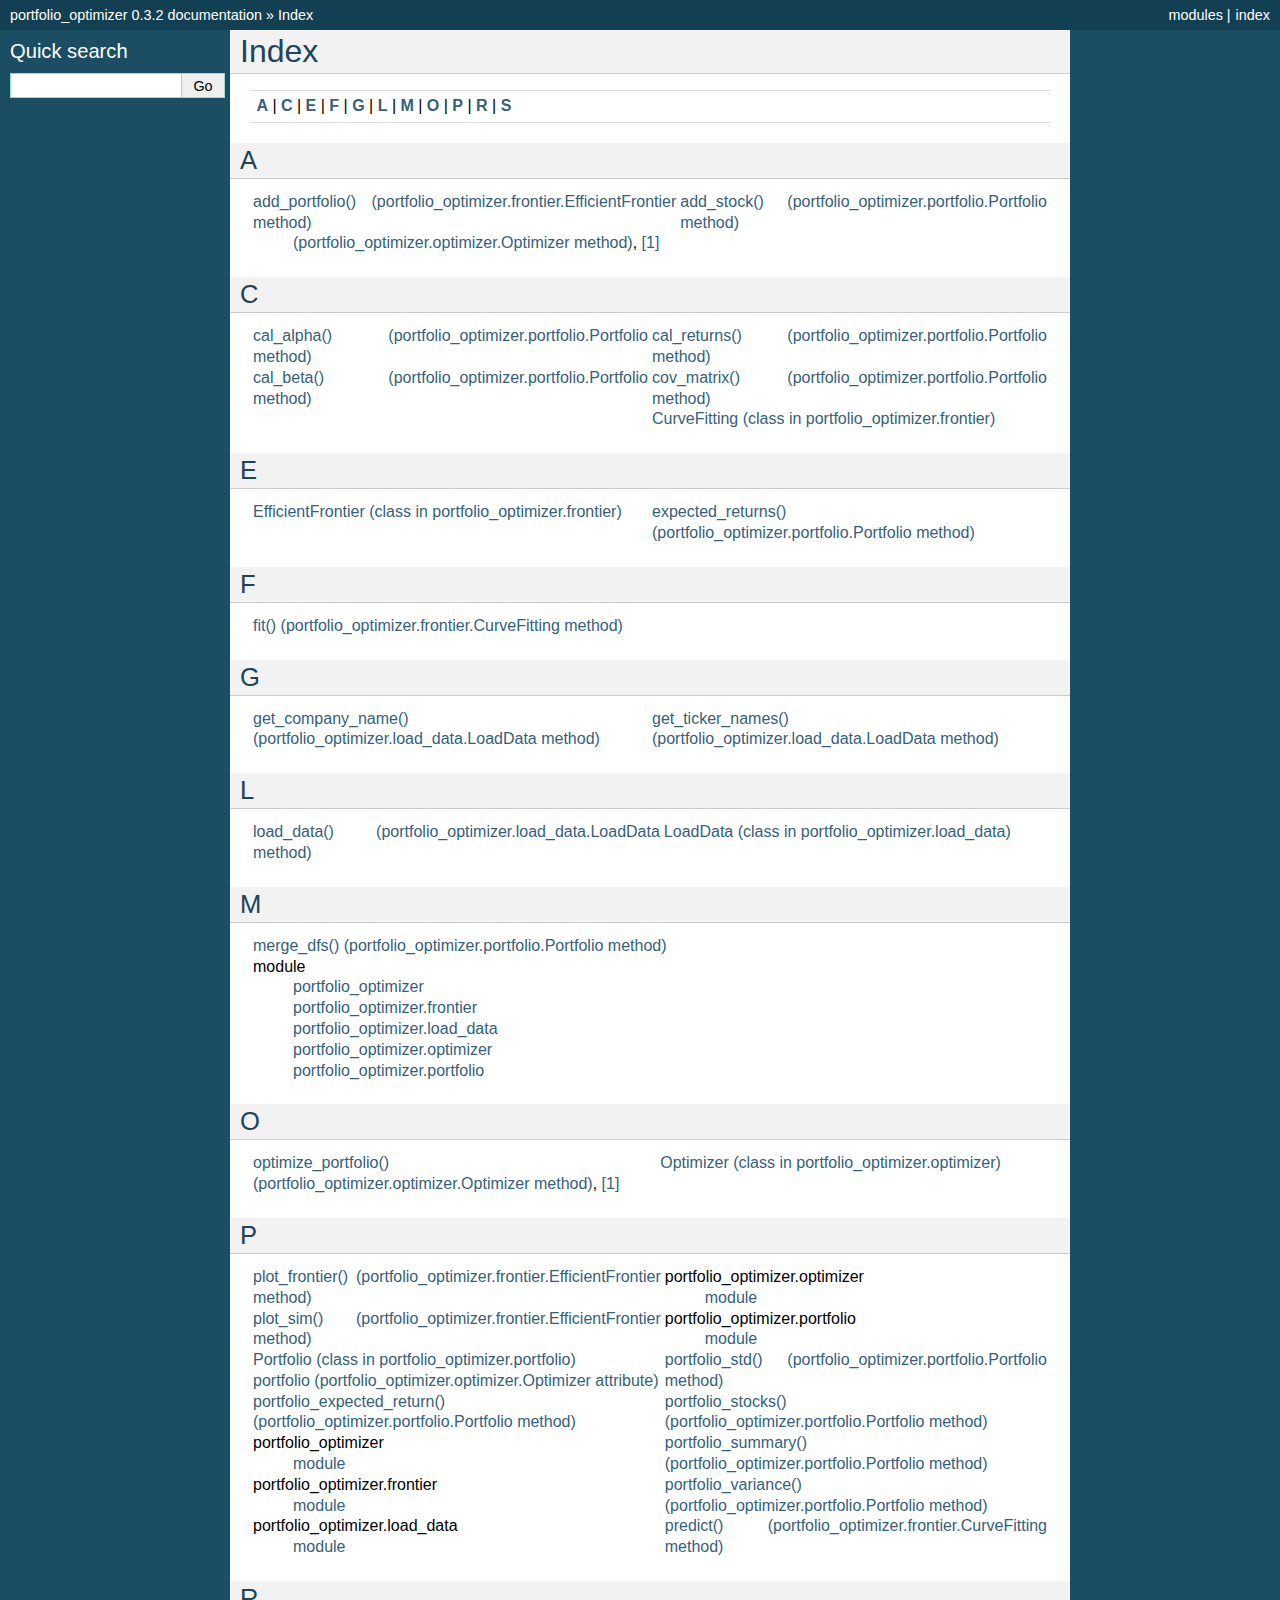
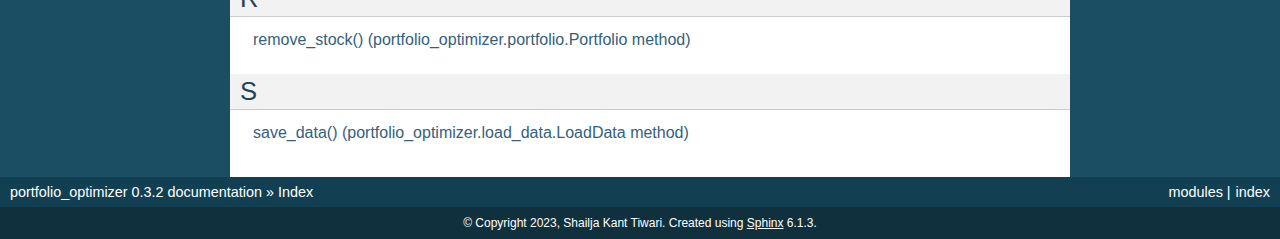
<file: Finance/portfolio_optimizer/docs/html/genindex.html>
<!DOCTYPE html>

<html lang="en">
  <head>
    <meta charset="utf-8" />
    <meta name="viewport" content="width=device-width, initial-scale=1.0" />
    <title>Index &#8212; portfolio_optimizer 0.3.2​ documentation</title>
    <link rel="stylesheet" type="text/css" href="_static/pygments.css" />
    <link rel="stylesheet" type="text/css" href="_static/classic.css" />
    
    <script data-url_root="./" id="documentation_options" src="_static/documentation_options.js"></script>
    <script src="_static/doctools.js"></script>
    <script src="_static/sphinx_highlight.js"></script>
    
    <link rel="index" title="Index" href="#" />
    <link rel="search" title="Search" href="search.html" /> 
  </head><body>
    <div class="related" role="navigation" aria-label="related navigation">
      <h3>Navigation</h3>
      <ul>
        <li class="right" style="margin-right: 10px">
          <a href="#" title="General Index"
             accesskey="I">index</a></li>
        <li class="right" >
          <a href="py-modindex.html" title="Python Module Index"
             >modules</a> |</li>
        <li class="nav-item nav-item-0"><a href="index.html">portfolio_optimizer 0.3.2​ documentation</a> &#187;</li>
        <li class="nav-item nav-item-this"><a href="">Index</a></li> 
      </ul>
    </div>  

    <div class="document">
      <div class="documentwrapper">
        <div class="bodywrapper">
          <div class="body" role="main">
            

<h1 id="index">Index</h1>

<div class="genindex-jumpbox">
 <a href="#A"><strong>A</strong></a>
 | <a href="#C"><strong>C</strong></a>
 | <a href="#E"><strong>E</strong></a>
 | <a href="#F"><strong>F</strong></a>
 | <a href="#G"><strong>G</strong></a>
 | <a href="#L"><strong>L</strong></a>
 | <a href="#M"><strong>M</strong></a>
 | <a href="#O"><strong>O</strong></a>
 | <a href="#P"><strong>P</strong></a>
 | <a href="#R"><strong>R</strong></a>
 | <a href="#S"><strong>S</strong></a>
 
</div>
<h2 id="A">A</h2>
<table style="width: 100%" class="indextable genindextable"><tr>
  <td style="width: 33%; vertical-align: top;"><ul>
      <li><a href="portfolio_optimizer.html#portfolio_optimizer.frontier.EfficientFrontier.add_portfolio">add_portfolio() (portfolio_optimizer.frontier.EfficientFrontier method)</a>

      <ul>
        <li><a href="portfolio_optimizer.html#id0">(portfolio_optimizer.optimizer.Optimizer method)</a>, <a href="portfolio_optimizer.html#portfolio_optimizer.optimizer.Optimizer.add_portfolio">[1]</a>
</li>
      </ul></li>
  </ul></td>
  <td style="width: 33%; vertical-align: top;"><ul>
      <li><a href="portfolio_optimizer.html#portfolio_optimizer.portfolio.Portfolio.add_stock">add_stock() (portfolio_optimizer.portfolio.Portfolio method)</a>
</li>
  </ul></td>
</tr></table>

<h2 id="C">C</h2>
<table style="width: 100%" class="indextable genindextable"><tr>
  <td style="width: 33%; vertical-align: top;"><ul>
      <li><a href="portfolio_optimizer.html#portfolio_optimizer.portfolio.Portfolio.cal_alpha">cal_alpha() (portfolio_optimizer.portfolio.Portfolio method)</a>
</li>
      <li><a href="portfolio_optimizer.html#portfolio_optimizer.portfolio.Portfolio.cal_beta">cal_beta() (portfolio_optimizer.portfolio.Portfolio method)</a>
</li>
  </ul></td>
  <td style="width: 33%; vertical-align: top;"><ul>
      <li><a href="portfolio_optimizer.html#portfolio_optimizer.portfolio.Portfolio.cal_returns">cal_returns() (portfolio_optimizer.portfolio.Portfolio method)</a>
</li>
      <li><a href="portfolio_optimizer.html#portfolio_optimizer.portfolio.Portfolio.cov_matrix">cov_matrix() (portfolio_optimizer.portfolio.Portfolio method)</a>
</li>
      <li><a href="portfolio_optimizer.html#portfolio_optimizer.frontier.CurveFitting">CurveFitting (class in portfolio_optimizer.frontier)</a>
</li>
  </ul></td>
</tr></table>

<h2 id="E">E</h2>
<table style="width: 100%" class="indextable genindextable"><tr>
  <td style="width: 33%; vertical-align: top;"><ul>
      <li><a href="portfolio_optimizer.html#portfolio_optimizer.frontier.EfficientFrontier">EfficientFrontier (class in portfolio_optimizer.frontier)</a>
</li>
  </ul></td>
  <td style="width: 33%; vertical-align: top;"><ul>
      <li><a href="portfolio_optimizer.html#portfolio_optimizer.portfolio.Portfolio.expected_returns">expected_returns() (portfolio_optimizer.portfolio.Portfolio method)</a>
</li>
  </ul></td>
</tr></table>

<h2 id="F">F</h2>
<table style="width: 100%" class="indextable genindextable"><tr>
  <td style="width: 33%; vertical-align: top;"><ul>
      <li><a href="portfolio_optimizer.html#portfolio_optimizer.frontier.CurveFitting.fit">fit() (portfolio_optimizer.frontier.CurveFitting method)</a>
</li>
  </ul></td>
</tr></table>

<h2 id="G">G</h2>
<table style="width: 100%" class="indextable genindextable"><tr>
  <td style="width: 33%; vertical-align: top;"><ul>
      <li><a href="portfolio_optimizer.html#portfolio_optimizer.load_data.LoadData.get_company_name">get_company_name() (portfolio_optimizer.load_data.LoadData method)</a>
</li>
  </ul></td>
  <td style="width: 33%; vertical-align: top;"><ul>
      <li><a href="portfolio_optimizer.html#portfolio_optimizer.load_data.LoadData.get_ticker_names">get_ticker_names() (portfolio_optimizer.load_data.LoadData method)</a>
</li>
  </ul></td>
</tr></table>

<h2 id="L">L</h2>
<table style="width: 100%" class="indextable genindextable"><tr>
  <td style="width: 33%; vertical-align: top;"><ul>
      <li><a href="portfolio_optimizer.html#portfolio_optimizer.load_data.LoadData.load_data">load_data() (portfolio_optimizer.load_data.LoadData method)</a>
</li>
  </ul></td>
  <td style="width: 33%; vertical-align: top;"><ul>
      <li><a href="portfolio_optimizer.html#portfolio_optimizer.load_data.LoadData">LoadData (class in portfolio_optimizer.load_data)</a>
</li>
  </ul></td>
</tr></table>

<h2 id="M">M</h2>
<table style="width: 100%" class="indextable genindextable"><tr>
  <td style="width: 33%; vertical-align: top;"><ul>
      <li><a href="portfolio_optimizer.html#portfolio_optimizer.portfolio.Portfolio.merge_dfs">merge_dfs() (portfolio_optimizer.portfolio.Portfolio method)</a>
</li>
      <li>
    module

      <ul>
        <li><a href="portfolio_optimizer.html#module-portfolio_optimizer">portfolio_optimizer</a>
</li>
        <li><a href="portfolio_optimizer.html#module-portfolio_optimizer.frontier">portfolio_optimizer.frontier</a>
</li>
        <li><a href="portfolio_optimizer.html#module-portfolio_optimizer.load_data">portfolio_optimizer.load_data</a>
</li>
        <li><a href="portfolio_optimizer.html#module-portfolio_optimizer.optimizer">portfolio_optimizer.optimizer</a>
</li>
        <li><a href="portfolio_optimizer.html#module-portfolio_optimizer.portfolio">portfolio_optimizer.portfolio</a>
</li>
      </ul></li>
  </ul></td>
</tr></table>

<h2 id="O">O</h2>
<table style="width: 100%" class="indextable genindextable"><tr>
  <td style="width: 33%; vertical-align: top;"><ul>
      <li><a href="portfolio_optimizer.html#id1">optimize_portfolio() (portfolio_optimizer.optimizer.Optimizer method)</a>, <a href="portfolio_optimizer.html#portfolio_optimizer.optimizer.Optimizer.optimize_portfolio">[1]</a>
</li>
  </ul></td>
  <td style="width: 33%; vertical-align: top;"><ul>
      <li><a href="portfolio_optimizer.html#portfolio_optimizer.optimizer.Optimizer">Optimizer (class in portfolio_optimizer.optimizer)</a>
</li>
  </ul></td>
</tr></table>

<h2 id="P">P</h2>
<table style="width: 100%" class="indextable genindextable"><tr>
  <td style="width: 33%; vertical-align: top;"><ul>
      <li><a href="portfolio_optimizer.html#portfolio_optimizer.frontier.EfficientFrontier.plot_frontier">plot_frontier() (portfolio_optimizer.frontier.EfficientFrontier method)</a>
</li>
      <li><a href="portfolio_optimizer.html#portfolio_optimizer.frontier.EfficientFrontier.plot_sim">plot_sim() (portfolio_optimizer.frontier.EfficientFrontier method)</a>
</li>
      <li><a href="portfolio_optimizer.html#portfolio_optimizer.portfolio.Portfolio">Portfolio (class in portfolio_optimizer.portfolio)</a>
</li>
      <li><a href="portfolio_optimizer.html#portfolio_optimizer.optimizer.Optimizer.portfolio">portfolio (portfolio_optimizer.optimizer.Optimizer attribute)</a>
</li>
      <li><a href="portfolio_optimizer.html#portfolio_optimizer.portfolio.Portfolio.portfolio_expected_return">portfolio_expected_return() (portfolio_optimizer.portfolio.Portfolio method)</a>
</li>
      <li>
    portfolio_optimizer

      <ul>
        <li><a href="portfolio_optimizer.html#module-portfolio_optimizer">module</a>
</li>
      </ul></li>
      <li>
    portfolio_optimizer.frontier

      <ul>
        <li><a href="portfolio_optimizer.html#module-portfolio_optimizer.frontier">module</a>
</li>
      </ul></li>
      <li>
    portfolio_optimizer.load_data

      <ul>
        <li><a href="portfolio_optimizer.html#module-portfolio_optimizer.load_data">module</a>
</li>
      </ul></li>
  </ul></td>
  <td style="width: 33%; vertical-align: top;"><ul>
      <li>
    portfolio_optimizer.optimizer

      <ul>
        <li><a href="portfolio_optimizer.html#module-portfolio_optimizer.optimizer">module</a>
</li>
      </ul></li>
      <li>
    portfolio_optimizer.portfolio

      <ul>
        <li><a href="portfolio_optimizer.html#module-portfolio_optimizer.portfolio">module</a>
</li>
      </ul></li>
      <li><a href="portfolio_optimizer.html#portfolio_optimizer.portfolio.Portfolio.portfolio_std">portfolio_std() (portfolio_optimizer.portfolio.Portfolio method)</a>
</li>
      <li><a href="portfolio_optimizer.html#portfolio_optimizer.portfolio.Portfolio.portfolio_stocks">portfolio_stocks() (portfolio_optimizer.portfolio.Portfolio method)</a>
</li>
      <li><a href="portfolio_optimizer.html#portfolio_optimizer.portfolio.Portfolio.portfolio_summary">portfolio_summary() (portfolio_optimizer.portfolio.Portfolio method)</a>
</li>
      <li><a href="portfolio_optimizer.html#portfolio_optimizer.portfolio.Portfolio.portfolio_variance">portfolio_variance() (portfolio_optimizer.portfolio.Portfolio method)</a>
</li>
      <li><a href="portfolio_optimizer.html#portfolio_optimizer.frontier.CurveFitting.predict">predict() (portfolio_optimizer.frontier.CurveFitting method)</a>
</li>
  </ul></td>
</tr></table>

<h2 id="R">R</h2>
<table style="width: 100%" class="indextable genindextable"><tr>
  <td style="width: 33%; vertical-align: top;"><ul>
      <li><a href="portfolio_optimizer.html#portfolio_optimizer.portfolio.Portfolio.remove_stock">remove_stock() (portfolio_optimizer.portfolio.Portfolio method)</a>
</li>
  </ul></td>
</tr></table>

<h2 id="S">S</h2>
<table style="width: 100%" class="indextable genindextable"><tr>
  <td style="width: 33%; vertical-align: top;"><ul>
      <li><a href="portfolio_optimizer.html#portfolio_optimizer.load_data.LoadData.save_data">save_data() (portfolio_optimizer.load_data.LoadData method)</a>
</li>
  </ul></td>
</tr></table>



            <div class="clearer"></div>
          </div>
        </div>
      </div>
      <div class="sphinxsidebar" role="navigation" aria-label="main navigation">
        <div class="sphinxsidebarwrapper">
<div id="searchbox" style="display: none" role="search">
  <h3 id="searchlabel">Quick search</h3>
    <div class="searchformwrapper">
    <form class="search" action="search.html" method="get">
      <input type="text" name="q" aria-labelledby="searchlabel" autocomplete="off" autocorrect="off" autocapitalize="off" spellcheck="false"/>
      <input type="submit" value="Go" />
    </form>
    </div>
</div>
<script>document.getElementById('searchbox').style.display = "block"</script>
        </div>
      </div>
      <div class="clearer"></div>
    </div>
    <div class="related" role="navigation" aria-label="related navigation">
      <h3>Navigation</h3>
      <ul>
        <li class="right" style="margin-right: 10px">
          <a href="#" title="General Index"
             >index</a></li>
        <li class="right" >
          <a href="py-modindex.html" title="Python Module Index"
             >modules</a> |</li>
        <li class="nav-item nav-item-0"><a href="index.html">portfolio_optimizer 0.3.2​ documentation</a> &#187;</li>
        <li class="nav-item nav-item-this"><a href="">Index</a></li> 
      </ul>
    </div>
    <div class="footer" role="contentinfo">
        &#169; Copyright 2023, Shailja Kant Tiwari.
      Created using <a href="https://www.sphinx-doc.org/">Sphinx</a> 6.1.3.
    </div>
  </body>
</html>
</file>
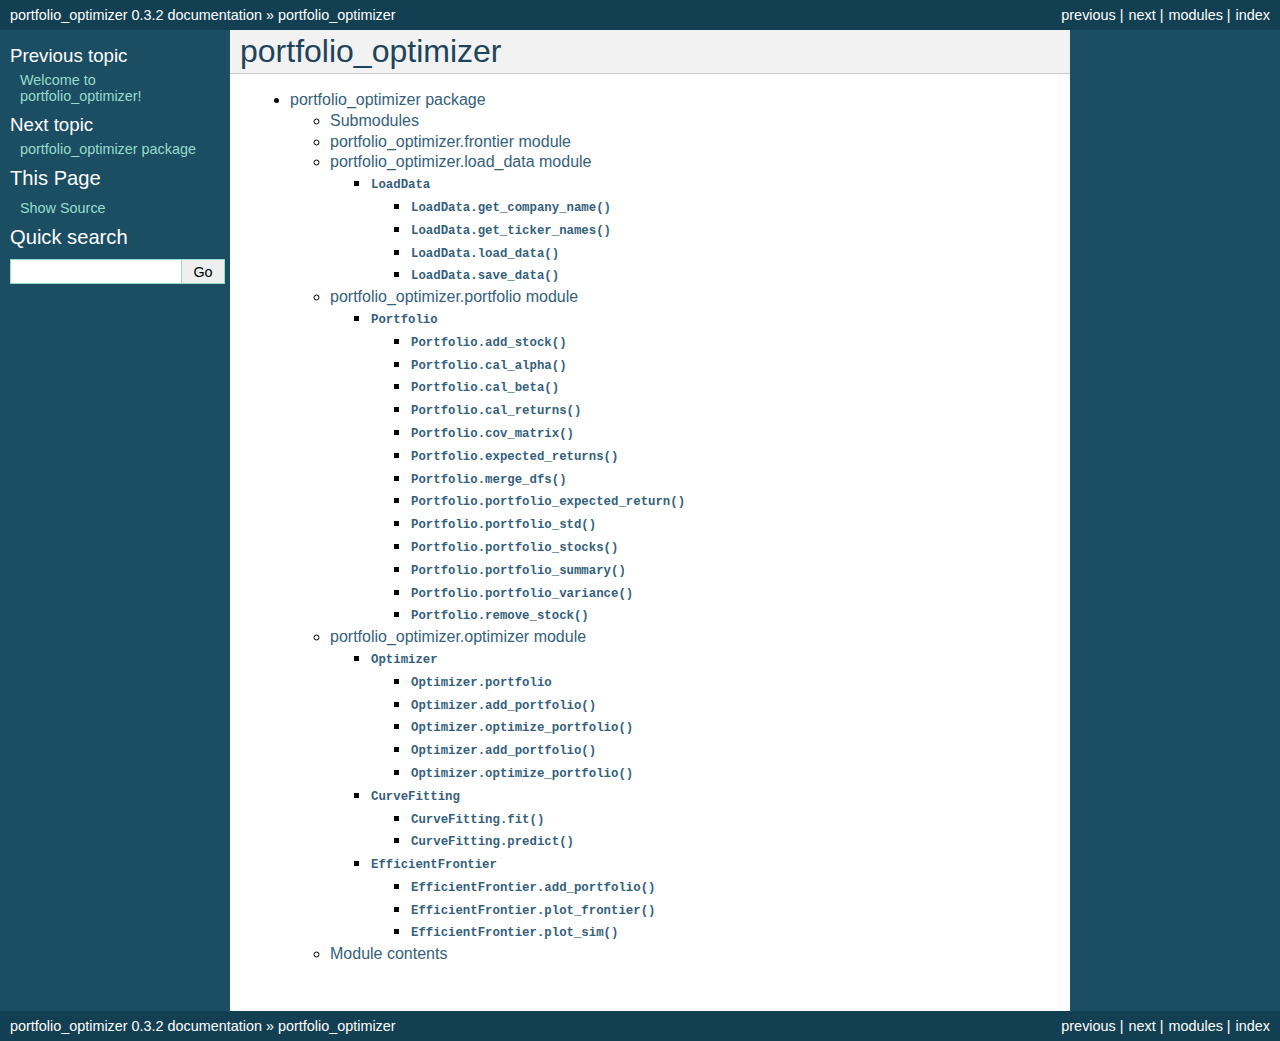
<file: Finance/portfolio_optimizer/docs/html/modules.html>
<!DOCTYPE html>

<html lang="en">
  <head>
    <meta charset="utf-8" />
    <meta name="viewport" content="width=device-width, initial-scale=1.0" /><meta name="generator" content="Docutils 0.19: https://docutils.sourceforge.io/" />

    <title>portfolio_optimizer &#8212; portfolio_optimizer 0.3.2​ documentation</title>
    <link rel="stylesheet" type="text/css" href="_static/pygments.css" />
    <link rel="stylesheet" type="text/css" href="_static/classic.css" />
    
    <script data-url_root="./" id="documentation_options" src="_static/documentation_options.js"></script>
    <script src="_static/doctools.js"></script>
    <script src="_static/sphinx_highlight.js"></script>
    
    <link rel="index" title="Index" href="genindex.html" />
    <link rel="search" title="Search" href="search.html" />
    <link rel="next" title="portfolio_optimizer package" href="portfolio_optimizer.html" />
    <link rel="prev" title="Welcome to portfolio_optimizer!" href="index.html" /> 
  </head><body>
    <div class="related" role="navigation" aria-label="related navigation">
      <h3>Navigation</h3>
      <ul>
        <li class="right" style="margin-right: 10px">
          <a href="genindex.html" title="General Index"
             accesskey="I">index</a></li>
        <li class="right" >
          <a href="py-modindex.html" title="Python Module Index"
             >modules</a> |</li>
        <li class="right" >
          <a href="portfolio_optimizer.html" title="portfolio_optimizer package"
             accesskey="N">next</a> |</li>
        <li class="right" >
          <a href="index.html" title="Welcome to portfolio_optimizer!"
             accesskey="P">previous</a> |</li>
        <li class="nav-item nav-item-0"><a href="index.html">portfolio_optimizer 0.3.2​ documentation</a> &#187;</li>
        <li class="nav-item nav-item-this"><a href="">portfolio_optimizer</a></li> 
      </ul>
    </div>  

    <div class="document">
      <div class="documentwrapper">
        <div class="bodywrapper">
          <div class="body" role="main">
            
  <section id="portfolio-optimizer">
<h1>portfolio_optimizer<a class="headerlink" href="#portfolio-optimizer" title="Permalink to this heading">¶</a></h1>
<div class="toctree-wrapper compound">
<ul>
<li class="toctree-l1"><a class="reference internal" href="portfolio_optimizer.html">portfolio_optimizer package</a><ul>
<li class="toctree-l2"><a class="reference internal" href="portfolio_optimizer.html#submodules">Submodules</a></li>
<li class="toctree-l2"><a class="reference internal" href="portfolio_optimizer.html#portfolio-optimizer-frontier-module">portfolio_optimizer.frontier module</a></li>
<li class="toctree-l2"><a class="reference internal" href="portfolio_optimizer.html#module-portfolio_optimizer.load_data">portfolio_optimizer.load_data module</a><ul>
<li class="toctree-l3"><a class="reference internal" href="portfolio_optimizer.html#portfolio_optimizer.load_data.LoadData"><code class="docutils literal notranslate"><span class="pre">LoadData</span></code></a><ul>
<li class="toctree-l4"><a class="reference internal" href="portfolio_optimizer.html#portfolio_optimizer.load_data.LoadData.get_company_name"><code class="docutils literal notranslate"><span class="pre">LoadData.get_company_name()</span></code></a></li>
<li class="toctree-l4"><a class="reference internal" href="portfolio_optimizer.html#portfolio_optimizer.load_data.LoadData.get_ticker_names"><code class="docutils literal notranslate"><span class="pre">LoadData.get_ticker_names()</span></code></a></li>
<li class="toctree-l4"><a class="reference internal" href="portfolio_optimizer.html#portfolio_optimizer.load_data.LoadData.load_data"><code class="docutils literal notranslate"><span class="pre">LoadData.load_data()</span></code></a></li>
<li class="toctree-l4"><a class="reference internal" href="portfolio_optimizer.html#portfolio_optimizer.load_data.LoadData.save_data"><code class="docutils literal notranslate"><span class="pre">LoadData.save_data()</span></code></a></li>
</ul>
</li>
</ul>
</li>
<li class="toctree-l2"><a class="reference internal" href="portfolio_optimizer.html#module-portfolio_optimizer.portfolio">portfolio_optimizer.portfolio module</a><ul>
<li class="toctree-l3"><a class="reference internal" href="portfolio_optimizer.html#portfolio_optimizer.portfolio.Portfolio"><code class="docutils literal notranslate"><span class="pre">Portfolio</span></code></a><ul>
<li class="toctree-l4"><a class="reference internal" href="portfolio_optimizer.html#portfolio_optimizer.portfolio.Portfolio.add_stock"><code class="docutils literal notranslate"><span class="pre">Portfolio.add_stock()</span></code></a></li>
<li class="toctree-l4"><a class="reference internal" href="portfolio_optimizer.html#portfolio_optimizer.portfolio.Portfolio.cal_alpha"><code class="docutils literal notranslate"><span class="pre">Portfolio.cal_alpha()</span></code></a></li>
<li class="toctree-l4"><a class="reference internal" href="portfolio_optimizer.html#portfolio_optimizer.portfolio.Portfolio.cal_beta"><code class="docutils literal notranslate"><span class="pre">Portfolio.cal_beta()</span></code></a></li>
<li class="toctree-l4"><a class="reference internal" href="portfolio_optimizer.html#portfolio_optimizer.portfolio.Portfolio.cal_returns"><code class="docutils literal notranslate"><span class="pre">Portfolio.cal_returns()</span></code></a></li>
<li class="toctree-l4"><a class="reference internal" href="portfolio_optimizer.html#portfolio_optimizer.portfolio.Portfolio.cov_matrix"><code class="docutils literal notranslate"><span class="pre">Portfolio.cov_matrix()</span></code></a></li>
<li class="toctree-l4"><a class="reference internal" href="portfolio_optimizer.html#portfolio_optimizer.portfolio.Portfolio.expected_returns"><code class="docutils literal notranslate"><span class="pre">Portfolio.expected_returns()</span></code></a></li>
<li class="toctree-l4"><a class="reference internal" href="portfolio_optimizer.html#portfolio_optimizer.portfolio.Portfolio.merge_dfs"><code class="docutils literal notranslate"><span class="pre">Portfolio.merge_dfs()</span></code></a></li>
<li class="toctree-l4"><a class="reference internal" href="portfolio_optimizer.html#portfolio_optimizer.portfolio.Portfolio.portfolio_expected_return"><code class="docutils literal notranslate"><span class="pre">Portfolio.portfolio_expected_return()</span></code></a></li>
<li class="toctree-l4"><a class="reference internal" href="portfolio_optimizer.html#portfolio_optimizer.portfolio.Portfolio.portfolio_std"><code class="docutils literal notranslate"><span class="pre">Portfolio.portfolio_std()</span></code></a></li>
<li class="toctree-l4"><a class="reference internal" href="portfolio_optimizer.html#portfolio_optimizer.portfolio.Portfolio.portfolio_stocks"><code class="docutils literal notranslate"><span class="pre">Portfolio.portfolio_stocks()</span></code></a></li>
<li class="toctree-l4"><a class="reference internal" href="portfolio_optimizer.html#portfolio_optimizer.portfolio.Portfolio.portfolio_summary"><code class="docutils literal notranslate"><span class="pre">Portfolio.portfolio_summary()</span></code></a></li>
<li class="toctree-l4"><a class="reference internal" href="portfolio_optimizer.html#portfolio_optimizer.portfolio.Portfolio.portfolio_variance"><code class="docutils literal notranslate"><span class="pre">Portfolio.portfolio_variance()</span></code></a></li>
<li class="toctree-l4"><a class="reference internal" href="portfolio_optimizer.html#portfolio_optimizer.portfolio.Portfolio.remove_stock"><code class="docutils literal notranslate"><span class="pre">Portfolio.remove_stock()</span></code></a></li>
</ul>
</li>
</ul>
</li>
<li class="toctree-l2"><a class="reference internal" href="portfolio_optimizer.html#module-portfolio_optimizer.optimizer">portfolio_optimizer.optimizer module</a><ul>
<li class="toctree-l3"><a class="reference internal" href="portfolio_optimizer.html#portfolio_optimizer.optimizer.Optimizer"><code class="docutils literal notranslate"><span class="pre">Optimizer</span></code></a><ul>
<li class="toctree-l4"><a class="reference internal" href="portfolio_optimizer.html#portfolio_optimizer.optimizer.Optimizer.portfolio"><code class="docutils literal notranslate"><span class="pre">Optimizer.portfolio</span></code></a></li>
<li class="toctree-l4"><a class="reference internal" href="portfolio_optimizer.html#portfolio_optimizer.optimizer.Optimizer.add_portfolio"><code class="docutils literal notranslate"><span class="pre">Optimizer.add_portfolio()</span></code></a></li>
<li class="toctree-l4"><a class="reference internal" href="portfolio_optimizer.html#portfolio_optimizer.optimizer.Optimizer.optimize_portfolio"><code class="docutils literal notranslate"><span class="pre">Optimizer.optimize_portfolio()</span></code></a></li>
<li class="toctree-l4"><a class="reference internal" href="portfolio_optimizer.html#id0"><code class="docutils literal notranslate"><span class="pre">Optimizer.add_portfolio()</span></code></a></li>
<li class="toctree-l4"><a class="reference internal" href="portfolio_optimizer.html#id1"><code class="docutils literal notranslate"><span class="pre">Optimizer.optimize_portfolio()</span></code></a></li>
</ul>
</li>
<li class="toctree-l3"><a class="reference internal" href="portfolio_optimizer.html#portfolio_optimizer.frontier.CurveFitting"><code class="docutils literal notranslate"><span class="pre">CurveFitting</span></code></a><ul>
<li class="toctree-l4"><a class="reference internal" href="portfolio_optimizer.html#portfolio_optimizer.frontier.CurveFitting.fit"><code class="docutils literal notranslate"><span class="pre">CurveFitting.fit()</span></code></a></li>
<li class="toctree-l4"><a class="reference internal" href="portfolio_optimizer.html#portfolio_optimizer.frontier.CurveFitting.predict"><code class="docutils literal notranslate"><span class="pre">CurveFitting.predict()</span></code></a></li>
</ul>
</li>
<li class="toctree-l3"><a class="reference internal" href="portfolio_optimizer.html#portfolio_optimizer.frontier.EfficientFrontier"><code class="docutils literal notranslate"><span class="pre">EfficientFrontier</span></code></a><ul>
<li class="toctree-l4"><a class="reference internal" href="portfolio_optimizer.html#portfolio_optimizer.frontier.EfficientFrontier.add_portfolio"><code class="docutils literal notranslate"><span class="pre">EfficientFrontier.add_portfolio()</span></code></a></li>
<li class="toctree-l4"><a class="reference internal" href="portfolio_optimizer.html#portfolio_optimizer.frontier.EfficientFrontier.plot_frontier"><code class="docutils literal notranslate"><span class="pre">EfficientFrontier.plot_frontier()</span></code></a></li>
<li class="toctree-l4"><a class="reference internal" href="portfolio_optimizer.html#portfolio_optimizer.frontier.EfficientFrontier.plot_sim"><code class="docutils literal notranslate"><span class="pre">EfficientFrontier.plot_sim()</span></code></a></li>
</ul>
</li>
</ul>
</li>
<li class="toctree-l2"><a class="reference internal" href="portfolio_optimizer.html#module-portfolio_optimizer">Module contents</a></li>
</ul>
</li>
</ul>
</div>
</section>


            <div class="clearer"></div>
          </div>
        </div>
      </div>
      <div class="sphinxsidebar" role="navigation" aria-label="main navigation">
        <div class="sphinxsidebarwrapper">
  <div>
    <h4>Previous topic</h4>
    <p class="topless"><a href="index.html"
                          title="previous chapter">Welcome to portfolio_optimizer!</a></p>
  </div>
  <div>
    <h4>Next topic</h4>
    <p class="topless"><a href="portfolio_optimizer.html"
                          title="next chapter">portfolio_optimizer package</a></p>
  </div>
  <div role="note" aria-label="source link">
    <h3>This Page</h3>
    <ul class="this-page-menu">
      <li><a href="_sources/modules.rst.txt"
            rel="nofollow">Show Source</a></li>
    </ul>
   </div>
<div id="searchbox" style="display: none" role="search">
  <h3 id="searchlabel">Quick search</h3>
    <div class="searchformwrapper">
    <form class="search" action="search.html" method="get">
      <input type="text" name="q" aria-labelledby="searchlabel" autocomplete="off" autocorrect="off" autocapitalize="off" spellcheck="false"/>
      <input type="submit" value="Go" />
    </form>
    </div>
</div>
<script>document.getElementById('searchbox').style.display = "block"</script>
        </div>
      </div>
      <div class="clearer"></div>
    </div>
    <div class="related" role="navigation" aria-label="related navigation">
      <h3>Navigation</h3>
      <ul>
        <li class="right" style="margin-right: 10px">
          <a href="genindex.html" title="General Index"
             >index</a></li>
        <li class="right" >
          <a href="py-modindex.html" title="Python Module Index"
             >modules</a> |</li>
        <li class="right" >
          <a href="portfolio_optimizer.html" title="portfolio_optimizer package"
             >next</a> |</li>
        <li class="right" >
          <a href="index.html" title="Welcome to portfolio_optimizer!"
             >previous</a> |</li>
        <li class="nav-item nav-item-0"><a href="index.html">portfolio_optimizer 0.3.2​ documentation</a> &#187;</li>
        <li class="nav-item nav-item-this"><a href="">portfolio_optimizer</a></li> 
      </ul>
    </div>
    <div class="footer" role="contentinfo">
        &#169; Copyright 2023, Shailja Kant Tiwari.
      Created using <a href="https://www.sphinx-doc.org/">Sphinx</a> 6.1.3.
    </div>
  </body>
</html>
</file>
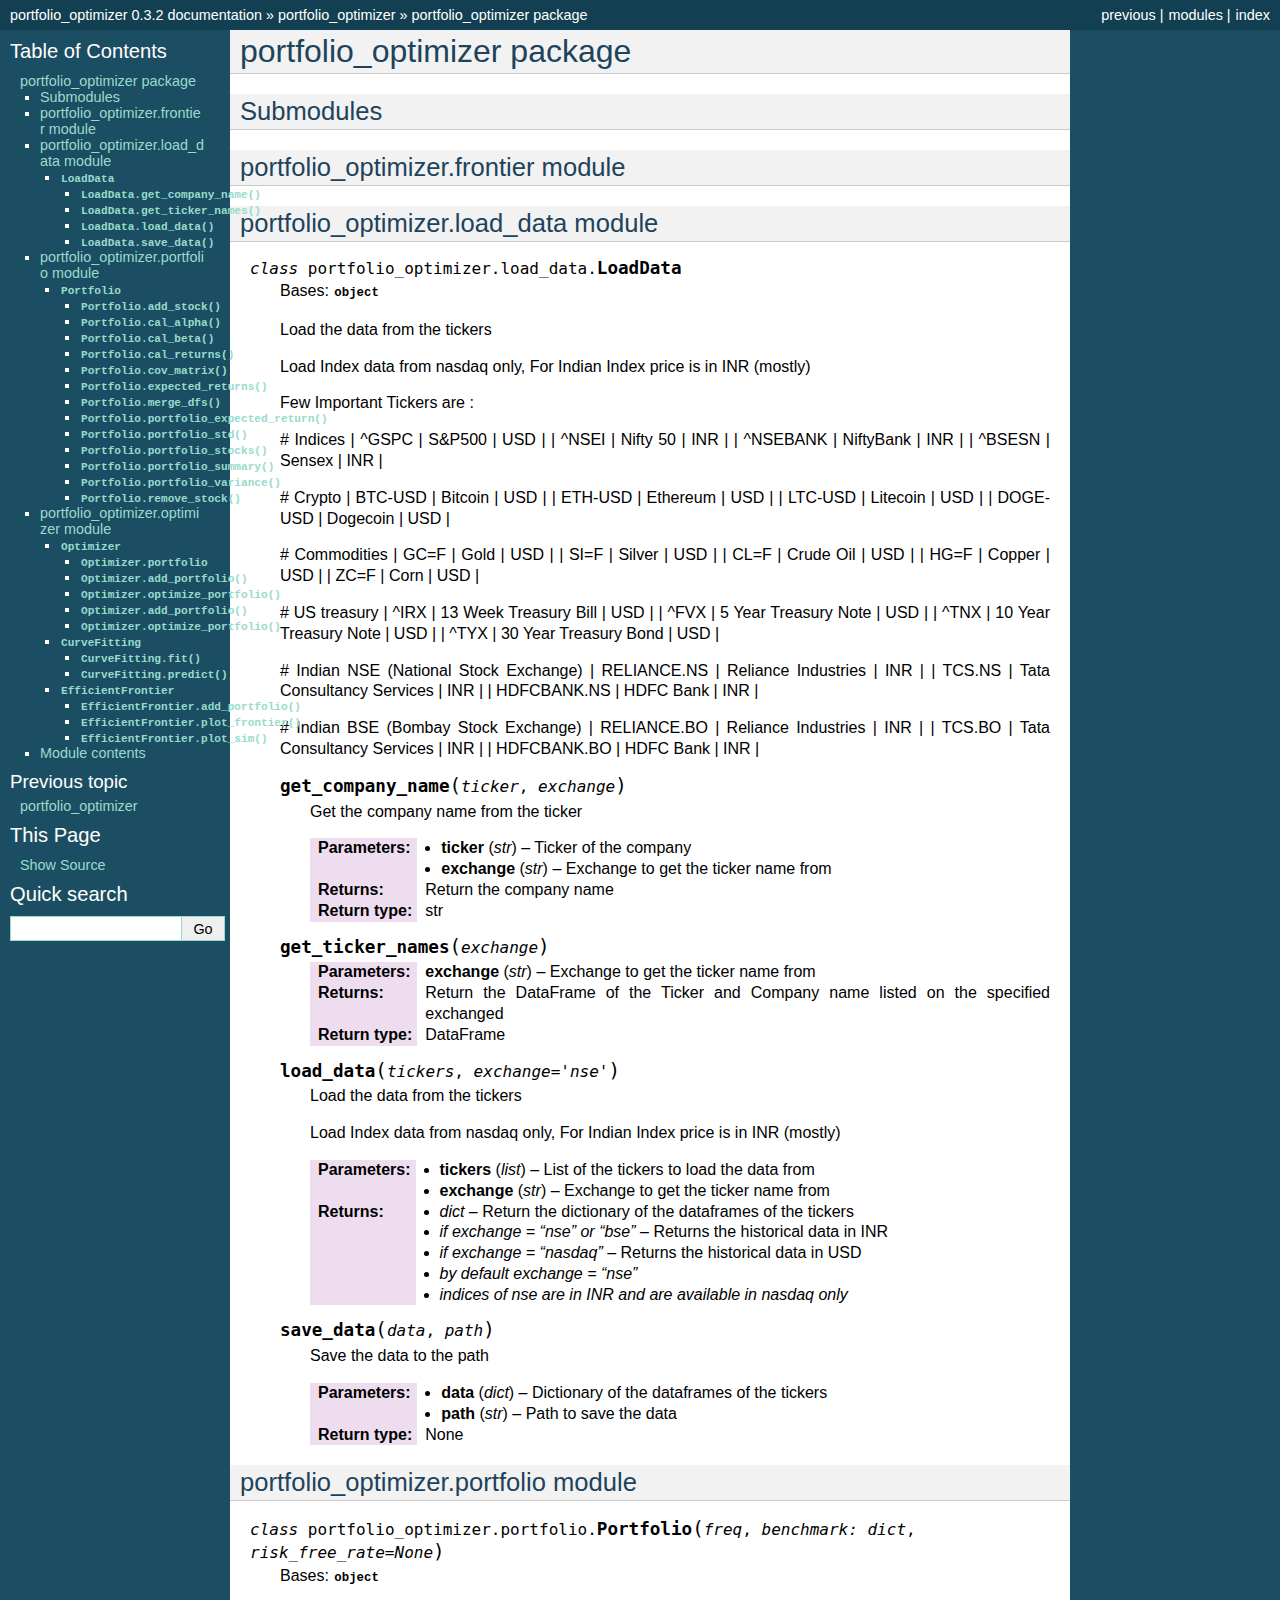
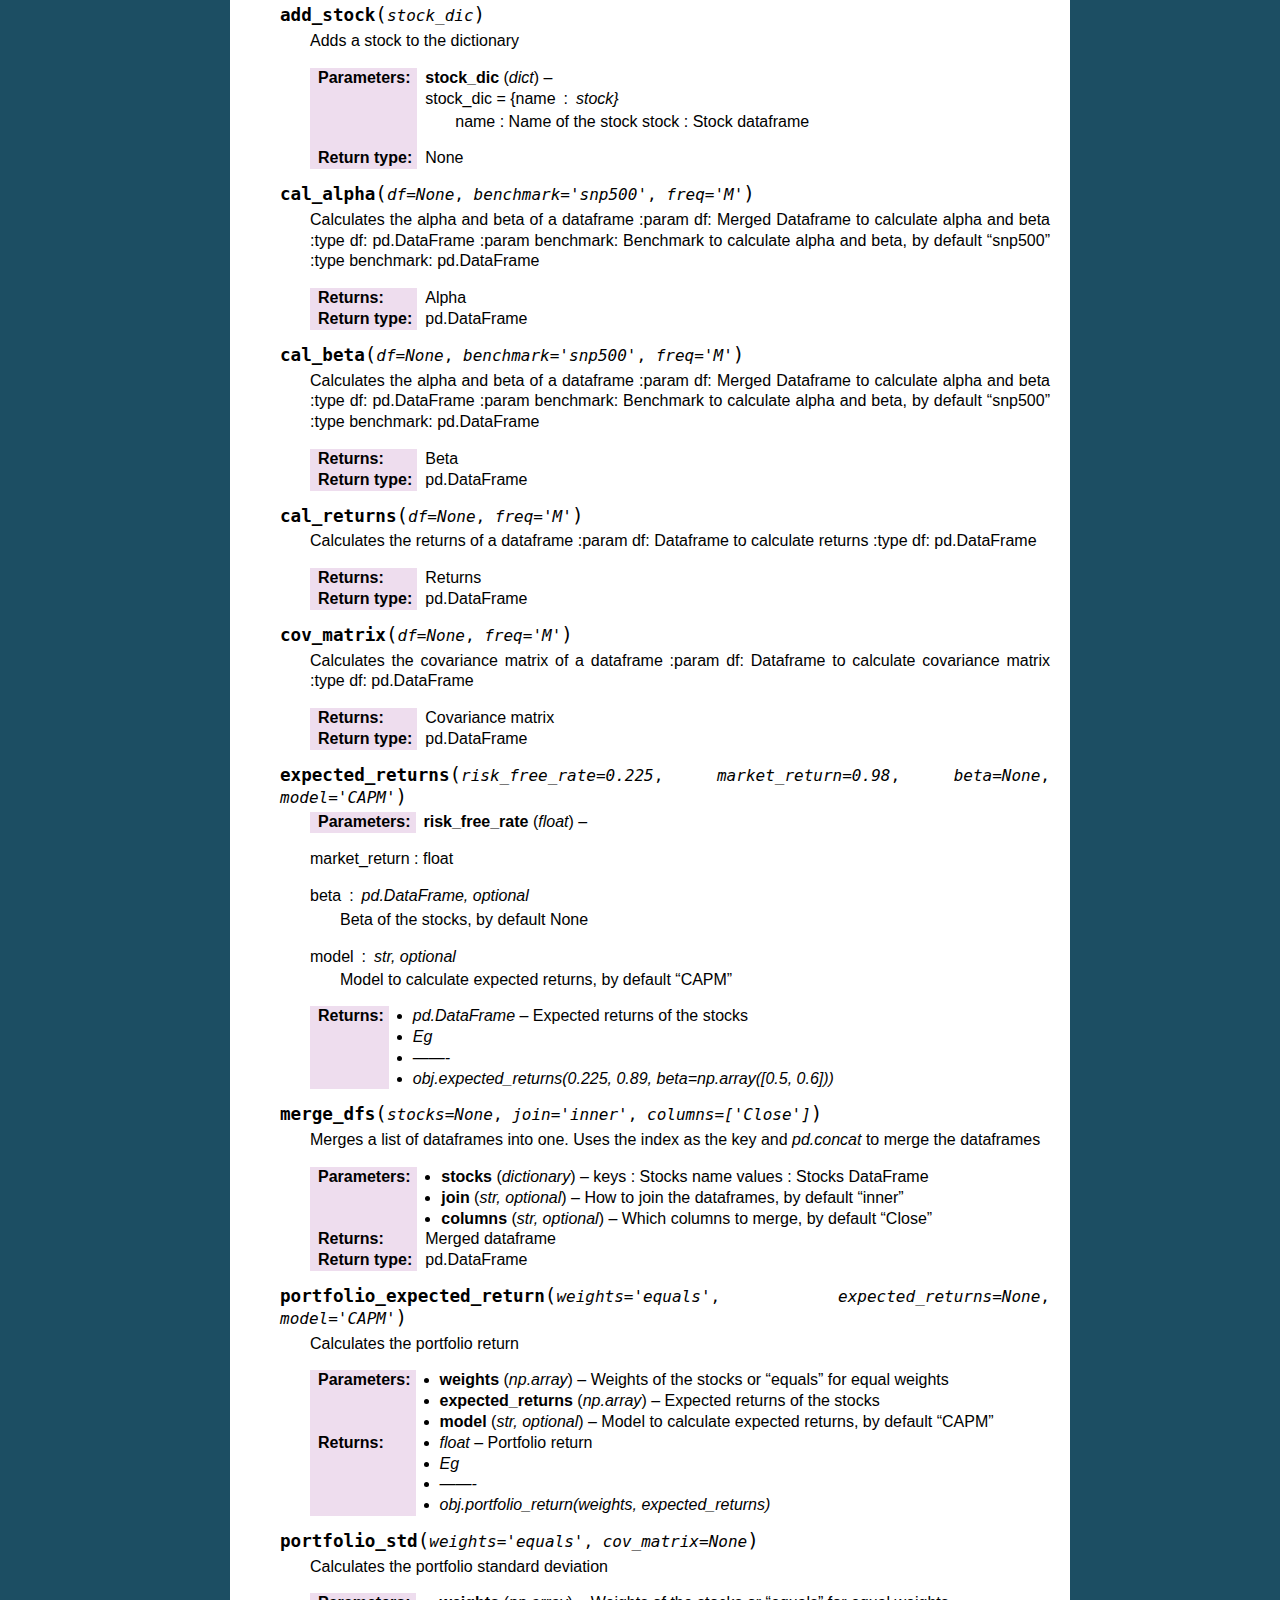
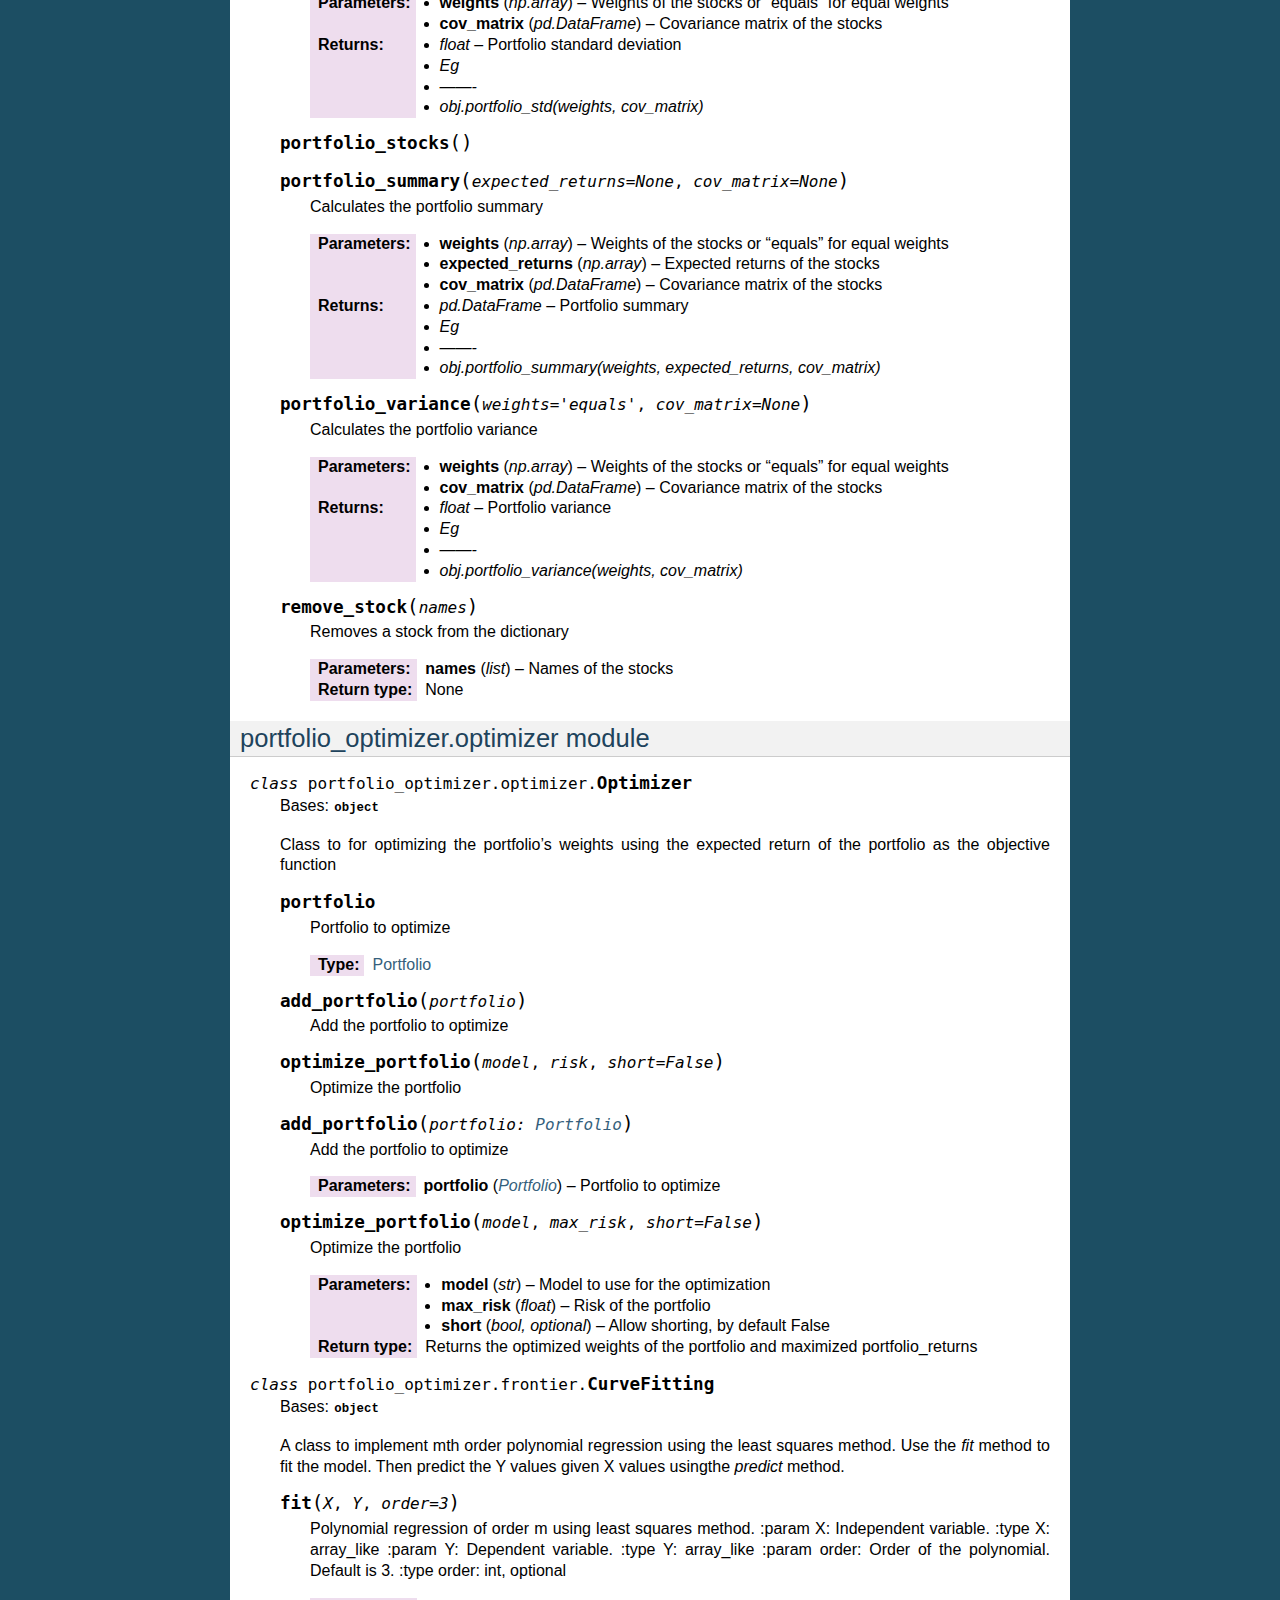
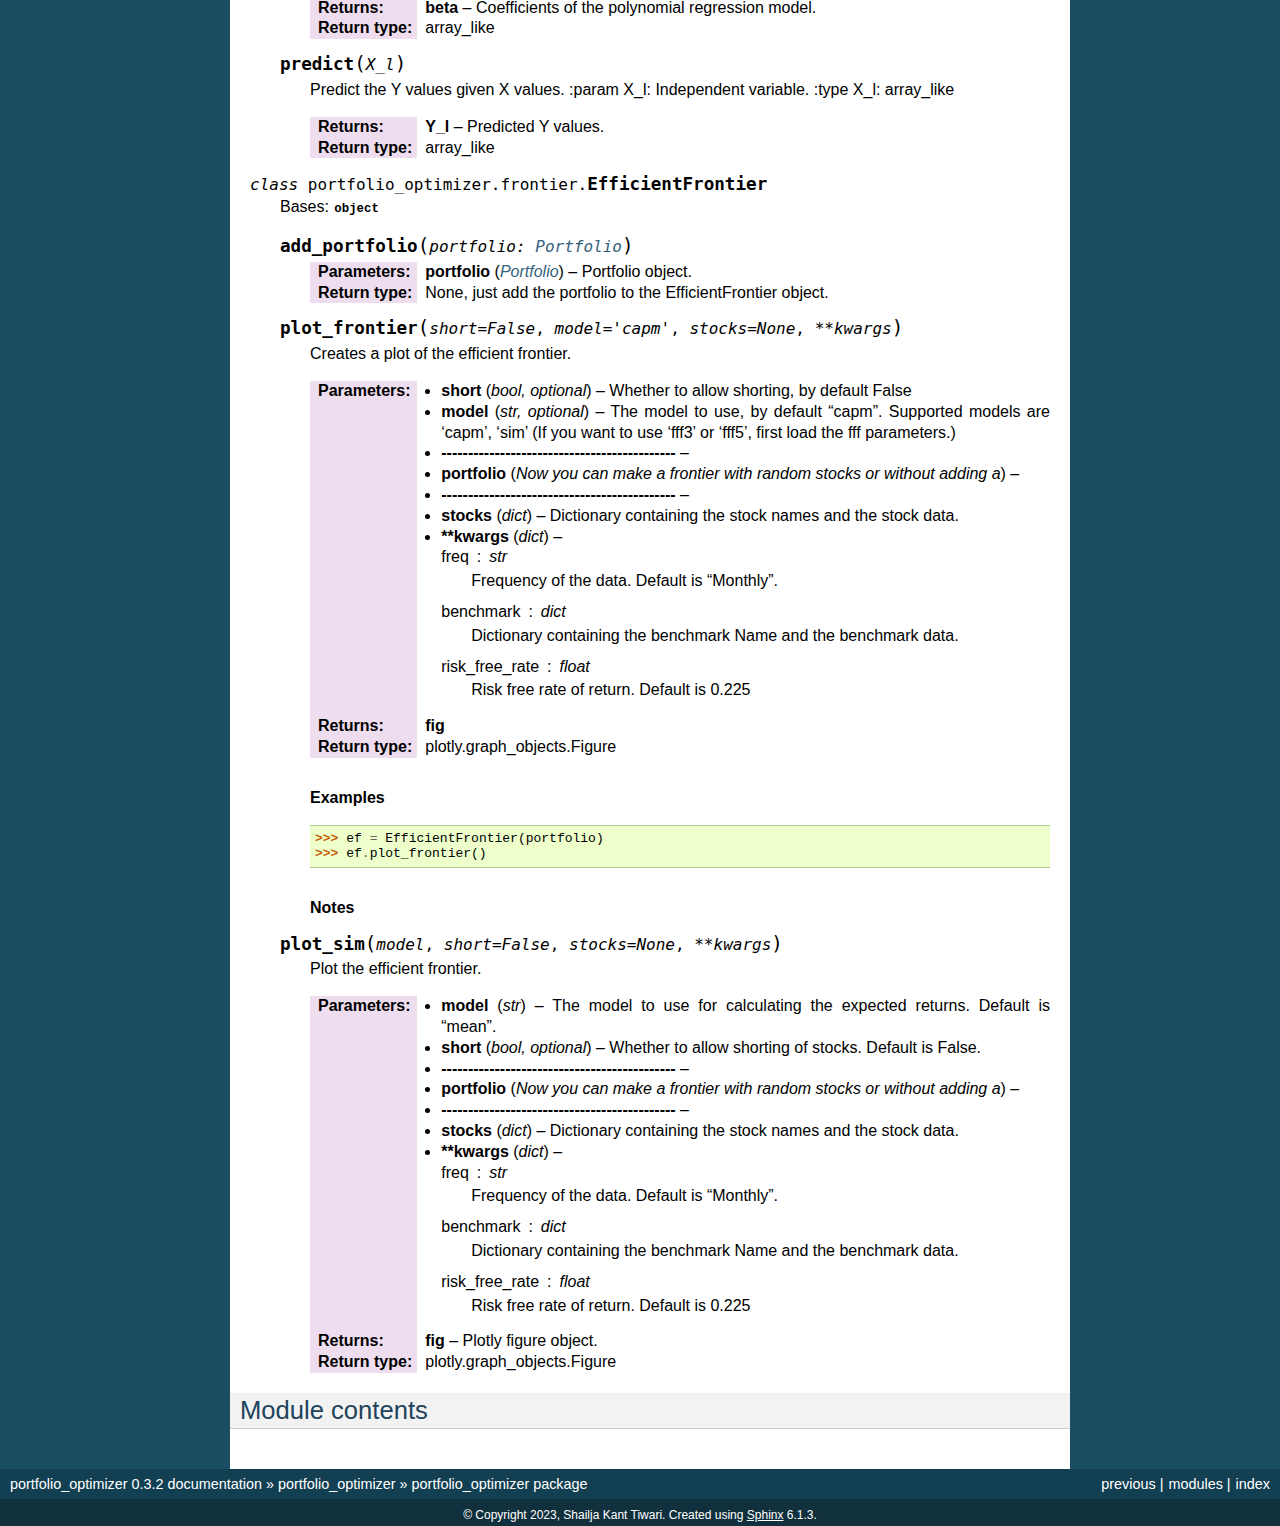
<file: Finance/portfolio_optimizer/docs/html/portfolio_optimizer.html>
<!DOCTYPE html>

<html lang="en">
  <head>
    <meta charset="utf-8" />
    <meta name="viewport" content="width=device-width, initial-scale=1.0" /><meta name="generator" content="Docutils 0.19: https://docutils.sourceforge.io/" />

    <title>portfolio_optimizer package &#8212; portfolio_optimizer 0.3.2​ documentation</title>
    <link rel="stylesheet" type="text/css" href="_static/pygments.css" />
    <link rel="stylesheet" type="text/css" href="_static/classic.css" />
    
    <script data-url_root="./" id="documentation_options" src="_static/documentation_options.js"></script>
    <script src="_static/doctools.js"></script>
    <script src="_static/sphinx_highlight.js"></script>
    
    <link rel="index" title="Index" href="genindex.html" />
    <link rel="search" title="Search" href="search.html" />
    <link rel="prev" title="portfolio_optimizer" href="modules.html" /> 
  </head><body>
    <div class="related" role="navigation" aria-label="related navigation">
      <h3>Navigation</h3>
      <ul>
        <li class="right" style="margin-right: 10px">
          <a href="genindex.html" title="General Index"
             accesskey="I">index</a></li>
        <li class="right" >
          <a href="py-modindex.html" title="Python Module Index"
             >modules</a> |</li>
        <li class="right" >
          <a href="modules.html" title="portfolio_optimizer"
             accesskey="P">previous</a> |</li>
        <li class="nav-item nav-item-0"><a href="index.html">portfolio_optimizer 0.3.2​ documentation</a> &#187;</li>
          <li class="nav-item nav-item-1"><a href="modules.html" accesskey="U">portfolio_optimizer</a> &#187;</li>
        <li class="nav-item nav-item-this"><a href="">portfolio_optimizer package</a></li> 
      </ul>
    </div>  

    <div class="document">
      <div class="documentwrapper">
        <div class="bodywrapper">
          <div class="body" role="main">
            
  <section id="portfolio-optimizer-package">
<h1>portfolio_optimizer package<a class="headerlink" href="#portfolio-optimizer-package" title="Permalink to this heading">¶</a></h1>
<section id="submodules">
<h2>Submodules<a class="headerlink" href="#submodules" title="Permalink to this heading">¶</a></h2>
</section>
<section id="portfolio-optimizer-frontier-module">
<h2>portfolio_optimizer.frontier module<a class="headerlink" href="#portfolio-optimizer-frontier-module" title="Permalink to this heading">¶</a></h2>
</section>
<section id="module-portfolio_optimizer.load_data">
<span id="portfolio-optimizer-load-data-module"></span><h2>portfolio_optimizer.load_data module<a class="headerlink" href="#module-portfolio_optimizer.load_data" title="Permalink to this heading">¶</a></h2>
<dl class="py class">
<dt class="sig sig-object py" id="portfolio_optimizer.load_data.LoadData">
<em class="property"><span class="pre">class</span><span class="w"> </span></em><span class="sig-prename descclassname"><span class="pre">portfolio_optimizer.load_data.</span></span><span class="sig-name descname"><span class="pre">LoadData</span></span><a class="headerlink" href="#portfolio_optimizer.load_data.LoadData" title="Permalink to this definition">¶</a></dt>
<dd><p>Bases: <code class="xref py py-class docutils literal notranslate"><span class="pre">object</span></code></p>
<p>Load the data from the tickers</p>
<p>Load Index data from nasdaq only, For Indian Index price is in INR (mostly)</p>
<p>Few Important Tickers are :</p>
<p># Indices
| ^GSPC | S&amp;P500 | USD |
| ^NSEI | Nifty 50 | INR |
| ^NSEBANK | NiftyBank | INR |
| ^BSESN | Sensex | INR |</p>
<p># Crypto
| BTC-USD | Bitcoin | USD |
| ETH-USD | Ethereum | USD |
| LTC-USD | Litecoin | USD |
| DOGE-USD | Dogecoin | USD |</p>
<p># Commodities
| GC=F | Gold | USD |
| SI=F | Silver | USD |
| CL=F | Crude Oil | USD |
| HG=F | Copper | USD |
| ZC=F | Corn | USD |</p>
<p># US treasury
| ^IRX | 13 Week Treasury Bill | USD |
| ^FVX | 5 Year Treasury Note | USD |
| ^TNX | 10 Year Treasury Note | USD |
| ^TYX | 30 Year Treasury Bond | USD |</p>
<p># Indian NSE (National Stock Exchange)
| RELIANCE.NS | Reliance Industries | INR |
| TCS.NS | Tata Consultancy Services | INR |
| HDFCBANK.NS | HDFC Bank | INR |</p>
<p># Indian BSE (Bombay Stock Exchange)
| RELIANCE.BO | Reliance Industries | INR |
| TCS.BO | Tata Consultancy Services | INR |
| HDFCBANK.BO | HDFC Bank | INR |</p>
<dl class="py method">
<dt class="sig sig-object py" id="portfolio_optimizer.load_data.LoadData.get_company_name">
<span class="sig-name descname"><span class="pre">get_company_name</span></span><span class="sig-paren">(</span><em class="sig-param"><span class="n"><span class="pre">ticker</span></span></em>, <em class="sig-param"><span class="n"><span class="pre">exchange</span></span></em><span class="sig-paren">)</span><a class="headerlink" href="#portfolio_optimizer.load_data.LoadData.get_company_name" title="Permalink to this definition">¶</a></dt>
<dd><p>Get the company name from the ticker</p>
<dl class="field-list simple">
<dt class="field-odd">Parameters<span class="colon">:</span></dt>
<dd class="field-odd"><ul class="simple">
<li><p><strong>ticker</strong> (<em>str</em>) – Ticker of the company</p></li>
<li><p><strong>exchange</strong> (<em>str</em>) – Exchange to get the ticker name from</p></li>
</ul>
</dd>
<dt class="field-even">Returns<span class="colon">:</span></dt>
<dd class="field-even"><p>Return the company name</p>
</dd>
<dt class="field-odd">Return type<span class="colon">:</span></dt>
<dd class="field-odd"><p>str</p>
</dd>
</dl>
</dd></dl>

<dl class="py method">
<dt class="sig sig-object py" id="portfolio_optimizer.load_data.LoadData.get_ticker_names">
<span class="sig-name descname"><span class="pre">get_ticker_names</span></span><span class="sig-paren">(</span><em class="sig-param"><span class="n"><span class="pre">exchange</span></span></em><span class="sig-paren">)</span><a class="headerlink" href="#portfolio_optimizer.load_data.LoadData.get_ticker_names" title="Permalink to this definition">¶</a></dt>
<dd><dl class="field-list simple">
<dt class="field-odd">Parameters<span class="colon">:</span></dt>
<dd class="field-odd"><p><strong>exchange</strong> (<em>str</em>) – Exchange to get the ticker name from</p>
</dd>
<dt class="field-even">Returns<span class="colon">:</span></dt>
<dd class="field-even"><p>Return the DataFrame of the Ticker and Company name listed on the specified exchanged</p>
</dd>
<dt class="field-odd">Return type<span class="colon">:</span></dt>
<dd class="field-odd"><p>DataFrame</p>
</dd>
</dl>
</dd></dl>

<dl class="py method">
<dt class="sig sig-object py" id="portfolio_optimizer.load_data.LoadData.load_data">
<span class="sig-name descname"><span class="pre">load_data</span></span><span class="sig-paren">(</span><em class="sig-param"><span class="n"><span class="pre">tickers</span></span></em>, <em class="sig-param"><span class="n"><span class="pre">exchange</span></span><span class="o"><span class="pre">=</span></span><span class="default_value"><span class="pre">'nse'</span></span></em><span class="sig-paren">)</span><a class="headerlink" href="#portfolio_optimizer.load_data.LoadData.load_data" title="Permalink to this definition">¶</a></dt>
<dd><p>Load the data from the tickers</p>
<p>Load Index data from nasdaq only, For Indian Index price is in INR (mostly)</p>
<dl class="field-list simple">
<dt class="field-odd">Parameters<span class="colon">:</span></dt>
<dd class="field-odd"><ul class="simple">
<li><p><strong>tickers</strong> (<em>list</em>) – List of the tickers to load the data from</p></li>
<li><p><strong>exchange</strong> (<em>str</em>) – Exchange to get the ticker name from</p></li>
</ul>
</dd>
<dt class="field-even">Returns<span class="colon">:</span></dt>
<dd class="field-even"><p><ul class="simple">
<li><p><em>dict</em> – Return the dictionary of the dataframes of the tickers</p></li>
<li><p><em>if exchange = “nse” or “bse”</em> – Returns the historical data in INR</p></li>
<li><p><em>if exchange = “nasdaq”</em> – Returns the historical data in USD</p></li>
<li><p><em>by default exchange = “nse”</em></p></li>
<li><p><em>indices of nse are in INR and are available in nasdaq only</em></p></li>
</ul>
</p>
</dd>
</dl>
</dd></dl>

<dl class="py method">
<dt class="sig sig-object py" id="portfolio_optimizer.load_data.LoadData.save_data">
<span class="sig-name descname"><span class="pre">save_data</span></span><span class="sig-paren">(</span><em class="sig-param"><span class="n"><span class="pre">data</span></span></em>, <em class="sig-param"><span class="n"><span class="pre">path</span></span></em><span class="sig-paren">)</span><a class="headerlink" href="#portfolio_optimizer.load_data.LoadData.save_data" title="Permalink to this definition">¶</a></dt>
<dd><p>Save the data to the path</p>
<dl class="field-list simple">
<dt class="field-odd">Parameters<span class="colon">:</span></dt>
<dd class="field-odd"><ul class="simple">
<li><p><strong>data</strong> (<em>dict</em>) – Dictionary of the dataframes of the tickers</p></li>
<li><p><strong>path</strong> (<em>str</em>) – Path to save the data</p></li>
</ul>
</dd>
<dt class="field-even">Return type<span class="colon">:</span></dt>
<dd class="field-even"><p>None</p>
</dd>
</dl>
</dd></dl>

</dd></dl>

</section>
<section id="module-portfolio_optimizer.portfolio">
<span id="portfolio-optimizer-portfolio-module"></span><h2>portfolio_optimizer.portfolio module<a class="headerlink" href="#module-portfolio_optimizer.portfolio" title="Permalink to this heading">¶</a></h2>
<dl class="py class">
<dt class="sig sig-object py" id="portfolio_optimizer.portfolio.Portfolio">
<em class="property"><span class="pre">class</span><span class="w"> </span></em><span class="sig-prename descclassname"><span class="pre">portfolio_optimizer.portfolio.</span></span><span class="sig-name descname"><span class="pre">Portfolio</span></span><span class="sig-paren">(</span><em class="sig-param"><span class="n"><span class="pre">freq</span></span></em>, <em class="sig-param"><span class="n"><span class="pre">benchmark</span></span><span class="p"><span class="pre">:</span></span><span class="w"> </span><span class="n"><span class="pre">dict</span></span></em>, <em class="sig-param"><span class="n"><span class="pre">risk_free_rate</span></span><span class="o"><span class="pre">=</span></span><span class="default_value"><span class="pre">None</span></span></em><span class="sig-paren">)</span><a class="headerlink" href="#portfolio_optimizer.portfolio.Portfolio" title="Permalink to this definition">¶</a></dt>
<dd><p>Bases: <code class="xref py py-class docutils literal notranslate"><span class="pre">object</span></code></p>
<dl class="py method">
<dt class="sig sig-object py" id="portfolio_optimizer.portfolio.Portfolio.add_stock">
<span class="sig-name descname"><span class="pre">add_stock</span></span><span class="sig-paren">(</span><em class="sig-param"><span class="n"><span class="pre">stock_dic</span></span></em><span class="sig-paren">)</span><a class="headerlink" href="#portfolio_optimizer.portfolio.Portfolio.add_stock" title="Permalink to this definition">¶</a></dt>
<dd><p>Adds a stock to the dictionary</p>
<dl class="field-list simple">
<dt class="field-odd">Parameters<span class="colon">:</span></dt>
<dd class="field-odd"><p><strong>stock_dic</strong> (<em>dict</em>) – <dl class="simple">
<dt>stock_dic = {name<span class="classifier">stock}</span></dt><dd><p>name : Name of the stock
stock : Stock dataframe</p>
</dd>
</dl>
</p>
</dd>
<dt class="field-even">Return type<span class="colon">:</span></dt>
<dd class="field-even"><p>None</p>
</dd>
</dl>
</dd></dl>

<dl class="py method">
<dt class="sig sig-object py" id="portfolio_optimizer.portfolio.Portfolio.cal_alpha">
<span class="sig-name descname"><span class="pre">cal_alpha</span></span><span class="sig-paren">(</span><em class="sig-param"><span class="n"><span class="pre">df</span></span><span class="o"><span class="pre">=</span></span><span class="default_value"><span class="pre">None</span></span></em>, <em class="sig-param"><span class="n"><span class="pre">benchmark</span></span><span class="o"><span class="pre">=</span></span><span class="default_value"><span class="pre">'snp500'</span></span></em>, <em class="sig-param"><span class="n"><span class="pre">freq</span></span><span class="o"><span class="pre">=</span></span><span class="default_value"><span class="pre">'M'</span></span></em><span class="sig-paren">)</span><a class="headerlink" href="#portfolio_optimizer.portfolio.Portfolio.cal_alpha" title="Permalink to this definition">¶</a></dt>
<dd><p>Calculates the alpha and beta of a dataframe
:param df: Merged Dataframe to calculate alpha and beta
:type df: pd.DataFrame
:param benchmark: Benchmark to calculate alpha and beta, by default “snp500”
:type benchmark: pd.DataFrame</p>
<dl class="field-list simple">
<dt class="field-odd">Returns<span class="colon">:</span></dt>
<dd class="field-odd"><p>Alpha</p>
</dd>
<dt class="field-even">Return type<span class="colon">:</span></dt>
<dd class="field-even"><p>pd.DataFrame</p>
</dd>
</dl>
</dd></dl>

<dl class="py method">
<dt class="sig sig-object py" id="portfolio_optimizer.portfolio.Portfolio.cal_beta">
<span class="sig-name descname"><span class="pre">cal_beta</span></span><span class="sig-paren">(</span><em class="sig-param"><span class="n"><span class="pre">df</span></span><span class="o"><span class="pre">=</span></span><span class="default_value"><span class="pre">None</span></span></em>, <em class="sig-param"><span class="n"><span class="pre">benchmark</span></span><span class="o"><span class="pre">=</span></span><span class="default_value"><span class="pre">'snp500'</span></span></em>, <em class="sig-param"><span class="n"><span class="pre">freq</span></span><span class="o"><span class="pre">=</span></span><span class="default_value"><span class="pre">'M'</span></span></em><span class="sig-paren">)</span><a class="headerlink" href="#portfolio_optimizer.portfolio.Portfolio.cal_beta" title="Permalink to this definition">¶</a></dt>
<dd><p>Calculates the alpha and beta of a dataframe
:param df: Merged Dataframe to calculate alpha and beta
:type df: pd.DataFrame
:param benchmark: Benchmark to calculate alpha and beta, by default “snp500”
:type benchmark: pd.DataFrame</p>
<dl class="field-list simple">
<dt class="field-odd">Returns<span class="colon">:</span></dt>
<dd class="field-odd"><p>Beta</p>
</dd>
<dt class="field-even">Return type<span class="colon">:</span></dt>
<dd class="field-even"><p>pd.DataFrame</p>
</dd>
</dl>
</dd></dl>

<dl class="py method">
<dt class="sig sig-object py" id="portfolio_optimizer.portfolio.Portfolio.cal_returns">
<span class="sig-name descname"><span class="pre">cal_returns</span></span><span class="sig-paren">(</span><em class="sig-param"><span class="n"><span class="pre">df</span></span><span class="o"><span class="pre">=</span></span><span class="default_value"><span class="pre">None</span></span></em>, <em class="sig-param"><span class="n"><span class="pre">freq</span></span><span class="o"><span class="pre">=</span></span><span class="default_value"><span class="pre">'M'</span></span></em><span class="sig-paren">)</span><a class="headerlink" href="#portfolio_optimizer.portfolio.Portfolio.cal_returns" title="Permalink to this definition">¶</a></dt>
<dd><p>Calculates the returns of a dataframe
:param df: Dataframe to calculate returns
:type df: pd.DataFrame</p>
<dl class="field-list simple">
<dt class="field-odd">Returns<span class="colon">:</span></dt>
<dd class="field-odd"><p>Returns</p>
</dd>
<dt class="field-even">Return type<span class="colon">:</span></dt>
<dd class="field-even"><p>pd.DataFrame</p>
</dd>
</dl>
</dd></dl>

<dl class="py method">
<dt class="sig sig-object py" id="portfolio_optimizer.portfolio.Portfolio.cov_matrix">
<span class="sig-name descname"><span class="pre">cov_matrix</span></span><span class="sig-paren">(</span><em class="sig-param"><span class="n"><span class="pre">df</span></span><span class="o"><span class="pre">=</span></span><span class="default_value"><span class="pre">None</span></span></em>, <em class="sig-param"><span class="n"><span class="pre">freq</span></span><span class="o"><span class="pre">=</span></span><span class="default_value"><span class="pre">'M'</span></span></em><span class="sig-paren">)</span><a class="headerlink" href="#portfolio_optimizer.portfolio.Portfolio.cov_matrix" title="Permalink to this definition">¶</a></dt>
<dd><p>Calculates the covariance matrix of a dataframe
:param df: Dataframe to calculate covariance matrix
:type df: pd.DataFrame</p>
<dl class="field-list simple">
<dt class="field-odd">Returns<span class="colon">:</span></dt>
<dd class="field-odd"><p>Covariance matrix</p>
</dd>
<dt class="field-even">Return type<span class="colon">:</span></dt>
<dd class="field-even"><p>pd.DataFrame</p>
</dd>
</dl>
</dd></dl>

<dl class="py method">
<dt class="sig sig-object py" id="portfolio_optimizer.portfolio.Portfolio.expected_returns">
<span class="sig-name descname"><span class="pre">expected_returns</span></span><span class="sig-paren">(</span><em class="sig-param"><span class="n"><span class="pre">risk_free_rate</span></span><span class="o"><span class="pre">=</span></span><span class="default_value"><span class="pre">0.225</span></span></em>, <em class="sig-param"><span class="n"><span class="pre">market_return</span></span><span class="o"><span class="pre">=</span></span><span class="default_value"><span class="pre">0.98</span></span></em>, <em class="sig-param"><span class="n"><span class="pre">beta</span></span><span class="o"><span class="pre">=</span></span><span class="default_value"><span class="pre">None</span></span></em>, <em class="sig-param"><span class="n"><span class="pre">model</span></span><span class="o"><span class="pre">=</span></span><span class="default_value"><span class="pre">'CAPM'</span></span></em><span class="sig-paren">)</span><a class="headerlink" href="#portfolio_optimizer.portfolio.Portfolio.expected_returns" title="Permalink to this definition">¶</a></dt>
<dd><dl class="field-list simple">
<dt class="field-odd">Parameters<span class="colon">:</span></dt>
<dd class="field-odd"><p><strong>risk_free_rate</strong> (<em>float</em>) – </p>
</dd>
</dl>
<p>market_return : float</p>
<dl class="simple">
<dt>beta<span class="classifier">pd.DataFrame, optional</span></dt><dd><p>Beta of the stocks, by default None</p>
</dd>
<dt>model<span class="classifier">str, optional</span></dt><dd><p>Model to calculate expected returns, by default “CAPM”</p>
</dd>
</dl>
<dl class="field-list simple">
<dt class="field-odd">Returns<span class="colon">:</span></dt>
<dd class="field-odd"><p><ul class="simple">
<li><p><em>pd.DataFrame</em> – Expected returns of the stocks</p></li>
<li><p><em>Eg</em></p></li>
<li><p><em>——-</em></p></li>
<li><p><em>obj.expected_returns(0.225, 0.89, beta=np.array([0.5, 0.6]))</em></p></li>
</ul>
</p>
</dd>
</dl>
</dd></dl>

<dl class="py method">
<dt class="sig sig-object py" id="portfolio_optimizer.portfolio.Portfolio.merge_dfs">
<span class="sig-name descname"><span class="pre">merge_dfs</span></span><span class="sig-paren">(</span><em class="sig-param"><span class="n"><span class="pre">stocks</span></span><span class="o"><span class="pre">=</span></span><span class="default_value"><span class="pre">None</span></span></em>, <em class="sig-param"><span class="n"><span class="pre">join</span></span><span class="o"><span class="pre">=</span></span><span class="default_value"><span class="pre">'inner'</span></span></em>, <em class="sig-param"><span class="n"><span class="pre">columns</span></span><span class="o"><span class="pre">=</span></span><span class="default_value"><span class="pre">['Close']</span></span></em><span class="sig-paren">)</span><a class="headerlink" href="#portfolio_optimizer.portfolio.Portfolio.merge_dfs" title="Permalink to this definition">¶</a></dt>
<dd><p>Merges a list of dataframes into one. Uses the index as the key and <cite>pd.concat</cite> to merge the dataframes</p>
<dl class="field-list simple">
<dt class="field-odd">Parameters<span class="colon">:</span></dt>
<dd class="field-odd"><ul class="simple">
<li><p><strong>stocks</strong> (<em>dictionary</em>) – keys : Stocks name
values : Stocks DataFrame</p></li>
<li><p><strong>join</strong> (<em>str</em><em>, </em><em>optional</em>) – How to join the dataframes, by default “inner”</p></li>
<li><p><strong>columns</strong> (<em>str</em><em>, </em><em>optional</em>) – Which columns to merge, by default “Close”</p></li>
</ul>
</dd>
<dt class="field-even">Returns<span class="colon">:</span></dt>
<dd class="field-even"><p>Merged dataframe</p>
</dd>
<dt class="field-odd">Return type<span class="colon">:</span></dt>
<dd class="field-odd"><p>pd.DataFrame</p>
</dd>
</dl>
</dd></dl>

<dl class="py method">
<dt class="sig sig-object py" id="portfolio_optimizer.portfolio.Portfolio.portfolio_expected_return">
<span class="sig-name descname"><span class="pre">portfolio_expected_return</span></span><span class="sig-paren">(</span><em class="sig-param"><span class="n"><span class="pre">weights</span></span><span class="o"><span class="pre">=</span></span><span class="default_value"><span class="pre">'equals'</span></span></em>, <em class="sig-param"><span class="n"><span class="pre">expected_returns</span></span><span class="o"><span class="pre">=</span></span><span class="default_value"><span class="pre">None</span></span></em>, <em class="sig-param"><span class="n"><span class="pre">model</span></span><span class="o"><span class="pre">=</span></span><span class="default_value"><span class="pre">'CAPM'</span></span></em><span class="sig-paren">)</span><a class="headerlink" href="#portfolio_optimizer.portfolio.Portfolio.portfolio_expected_return" title="Permalink to this definition">¶</a></dt>
<dd><p>Calculates the portfolio return</p>
<dl class="field-list simple">
<dt class="field-odd">Parameters<span class="colon">:</span></dt>
<dd class="field-odd"><ul class="simple">
<li><p><strong>weights</strong> (<em>np.array</em>) – Weights of the stocks
or “equals” for equal weights</p></li>
<li><p><strong>expected_returns</strong> (<em>np.array</em>) – Expected returns of the stocks</p></li>
<li><p><strong>model</strong> (<em>str</em><em>, </em><em>optional</em>) – Model to calculate expected returns, by default “CAPM”</p></li>
</ul>
</dd>
<dt class="field-even">Returns<span class="colon">:</span></dt>
<dd class="field-even"><p><ul class="simple">
<li><p><em>float</em> – Portfolio return</p></li>
<li><p><em>Eg</em></p></li>
<li><p><em>——-</em></p></li>
<li><p><em>obj.portfolio_return(weights, expected_returns)</em></p></li>
</ul>
</p>
</dd>
</dl>
</dd></dl>

<dl class="py method">
<dt class="sig sig-object py" id="portfolio_optimizer.portfolio.Portfolio.portfolio_std">
<span class="sig-name descname"><span class="pre">portfolio_std</span></span><span class="sig-paren">(</span><em class="sig-param"><span class="n"><span class="pre">weights</span></span><span class="o"><span class="pre">=</span></span><span class="default_value"><span class="pre">'equals'</span></span></em>, <em class="sig-param"><span class="n"><span class="pre">cov_matrix</span></span><span class="o"><span class="pre">=</span></span><span class="default_value"><span class="pre">None</span></span></em><span class="sig-paren">)</span><a class="headerlink" href="#portfolio_optimizer.portfolio.Portfolio.portfolio_std" title="Permalink to this definition">¶</a></dt>
<dd><p>Calculates the portfolio standard deviation</p>
<dl class="field-list simple">
<dt class="field-odd">Parameters<span class="colon">:</span></dt>
<dd class="field-odd"><ul class="simple">
<li><p><strong>weights</strong> (<em>np.array</em>) – Weights of the stocks
or “equals” for equal weights</p></li>
<li><p><strong>cov_matrix</strong> (<em>pd.DataFrame</em>) – Covariance matrix of the stocks</p></li>
</ul>
</dd>
<dt class="field-even">Returns<span class="colon">:</span></dt>
<dd class="field-even"><p><ul class="simple">
<li><p><em>float</em> – Portfolio standard deviation</p></li>
<li><p><em>Eg</em></p></li>
<li><p><em>——-</em></p></li>
<li><p><em>obj.portfolio_std(weights, cov_matrix)</em></p></li>
</ul>
</p>
</dd>
</dl>
</dd></dl>

<dl class="py method">
<dt class="sig sig-object py" id="portfolio_optimizer.portfolio.Portfolio.portfolio_stocks">
<span class="sig-name descname"><span class="pre">portfolio_stocks</span></span><span class="sig-paren">(</span><span class="sig-paren">)</span><a class="headerlink" href="#portfolio_optimizer.portfolio.Portfolio.portfolio_stocks" title="Permalink to this definition">¶</a></dt>
<dd></dd></dl>

<dl class="py method">
<dt class="sig sig-object py" id="portfolio_optimizer.portfolio.Portfolio.portfolio_summary">
<span class="sig-name descname"><span class="pre">portfolio_summary</span></span><span class="sig-paren">(</span><em class="sig-param"><span class="n"><span class="pre">expected_returns</span></span><span class="o"><span class="pre">=</span></span><span class="default_value"><span class="pre">None</span></span></em>, <em class="sig-param"><span class="n"><span class="pre">cov_matrix</span></span><span class="o"><span class="pre">=</span></span><span class="default_value"><span class="pre">None</span></span></em><span class="sig-paren">)</span><a class="headerlink" href="#portfolio_optimizer.portfolio.Portfolio.portfolio_summary" title="Permalink to this definition">¶</a></dt>
<dd><p>Calculates the portfolio summary</p>
<dl class="field-list simple">
<dt class="field-odd">Parameters<span class="colon">:</span></dt>
<dd class="field-odd"><ul class="simple">
<li><p><strong>weights</strong> (<em>np.array</em>) – Weights of the stocks
or “equals” for equal weights</p></li>
<li><p><strong>expected_returns</strong> (<em>np.array</em>) – Expected returns of the stocks</p></li>
<li><p><strong>cov_matrix</strong> (<em>pd.DataFrame</em>) – Covariance matrix of the stocks</p></li>
</ul>
</dd>
<dt class="field-even">Returns<span class="colon">:</span></dt>
<dd class="field-even"><p><ul class="simple">
<li><p><em>pd.DataFrame</em> – Portfolio summary</p></li>
<li><p><em>Eg</em></p></li>
<li><p><em>——-</em></p></li>
<li><p><em>obj.portfolio_summary(weights, expected_returns, cov_matrix)</em></p></li>
</ul>
</p>
</dd>
</dl>
</dd></dl>

<dl class="py method">
<dt class="sig sig-object py" id="portfolio_optimizer.portfolio.Portfolio.portfolio_variance">
<span class="sig-name descname"><span class="pre">portfolio_variance</span></span><span class="sig-paren">(</span><em class="sig-param"><span class="n"><span class="pre">weights</span></span><span class="o"><span class="pre">=</span></span><span class="default_value"><span class="pre">'equals'</span></span></em>, <em class="sig-param"><span class="n"><span class="pre">cov_matrix</span></span><span class="o"><span class="pre">=</span></span><span class="default_value"><span class="pre">None</span></span></em><span class="sig-paren">)</span><a class="headerlink" href="#portfolio_optimizer.portfolio.Portfolio.portfolio_variance" title="Permalink to this definition">¶</a></dt>
<dd><p>Calculates the portfolio variance</p>
<dl class="field-list simple">
<dt class="field-odd">Parameters<span class="colon">:</span></dt>
<dd class="field-odd"><ul class="simple">
<li><p><strong>weights</strong> (<em>np.array</em>) – Weights of the stocks
or “equals” for equal weights</p></li>
<li><p><strong>cov_matrix</strong> (<em>pd.DataFrame</em>) – Covariance matrix of the stocks</p></li>
</ul>
</dd>
<dt class="field-even">Returns<span class="colon">:</span></dt>
<dd class="field-even"><p><ul class="simple">
<li><p><em>float</em> – Portfolio variance</p></li>
<li><p><em>Eg</em></p></li>
<li><p><em>——-</em></p></li>
<li><p><em>obj.portfolio_variance(weights, cov_matrix)</em></p></li>
</ul>
</p>
</dd>
</dl>
</dd></dl>

<dl class="py method">
<dt class="sig sig-object py" id="portfolio_optimizer.portfolio.Portfolio.remove_stock">
<span class="sig-name descname"><span class="pre">remove_stock</span></span><span class="sig-paren">(</span><em class="sig-param"><span class="n"><span class="pre">names</span></span></em><span class="sig-paren">)</span><a class="headerlink" href="#portfolio_optimizer.portfolio.Portfolio.remove_stock" title="Permalink to this definition">¶</a></dt>
<dd><p>Removes a stock from the dictionary</p>
<dl class="field-list simple">
<dt class="field-odd">Parameters<span class="colon">:</span></dt>
<dd class="field-odd"><p><strong>names</strong> (<em>list</em>) – Names of the stocks</p>
</dd>
<dt class="field-even">Return type<span class="colon">:</span></dt>
<dd class="field-even"><p>None</p>
</dd>
</dl>
</dd></dl>

</dd></dl>

</section>
<section id="module-portfolio_optimizer.optimizer">
<span id="portfolio-optimizer-optimizer-module"></span><h2>portfolio_optimizer.optimizer module<a class="headerlink" href="#module-portfolio_optimizer.optimizer" title="Permalink to this heading">¶</a></h2>
<dl class="py class">
<dt class="sig sig-object py" id="portfolio_optimizer.optimizer.Optimizer">
<em class="property"><span class="pre">class</span><span class="w"> </span></em><span class="sig-prename descclassname"><span class="pre">portfolio_optimizer.optimizer.</span></span><span class="sig-name descname"><span class="pre">Optimizer</span></span><a class="headerlink" href="#portfolio_optimizer.optimizer.Optimizer" title="Permalink to this definition">¶</a></dt>
<dd><p>Bases: <code class="xref py py-class docutils literal notranslate"><span class="pre">object</span></code></p>
<p>Class to for optimizing the portfolio’s weights using the expected return of the portfolio as the objective function</p>
<dl class="py attribute">
<dt class="sig sig-object py" id="portfolio_optimizer.optimizer.Optimizer.portfolio">
<span class="sig-name descname"><span class="pre">portfolio</span></span><a class="headerlink" href="#portfolio_optimizer.optimizer.Optimizer.portfolio" title="Permalink to this definition">¶</a></dt>
<dd><p>Portfolio to optimize</p>
<dl class="field-list simple">
<dt class="field-odd">Type<span class="colon">:</span></dt>
<dd class="field-odd"><p><a class="reference internal" href="#portfolio_optimizer.portfolio.Portfolio" title="portfolio_optimizer.portfolio.Portfolio">Portfolio</a></p>
</dd>
</dl>
</dd></dl>

<dl class="py method">
<dt class="sig sig-object py" id="portfolio_optimizer.optimizer.Optimizer.add_portfolio">
<span class="sig-name descname"><span class="pre">add_portfolio</span></span><span class="sig-paren">(</span><em class="sig-param"><span class="n"><span class="pre">portfolio</span></span></em><span class="sig-paren">)</span><a class="headerlink" href="#portfolio_optimizer.optimizer.Optimizer.add_portfolio" title="Permalink to this definition">¶</a></dt>
<dd><p>Add the portfolio to optimize</p>
</dd></dl>

<dl class="py method">
<dt class="sig sig-object py" id="portfolio_optimizer.optimizer.Optimizer.optimize_portfolio">
<span class="sig-name descname"><span class="pre">optimize_portfolio</span></span><span class="sig-paren">(</span><em class="sig-param"><span class="n"><span class="pre">model</span></span></em>, <em class="sig-param"><span class="n"><span class="pre">risk</span></span></em>, <em class="sig-param"><span class="n"><span class="pre">short</span></span><span class="o"><span class="pre">=</span></span><span class="default_value"><span class="pre">False</span></span></em><span class="sig-paren">)</span><a class="headerlink" href="#portfolio_optimizer.optimizer.Optimizer.optimize_portfolio" title="Permalink to this definition">¶</a></dt>
<dd><p>Optimize the portfolio</p>
</dd></dl>

<dl class="py method">
<dt class="sig sig-object py" id="id0">
<span class="sig-name descname"><span class="pre">add_portfolio</span></span><span class="sig-paren">(</span><em class="sig-param"><span class="n"><span class="pre">portfolio</span></span><span class="p"><span class="pre">:</span></span><span class="w"> </span><span class="n"><a class="reference internal" href="#portfolio_optimizer.portfolio.Portfolio" title="portfolio_optimizer.portfolio.Portfolio"><span class="pre">Portfolio</span></a></span></em><span class="sig-paren">)</span><a class="headerlink" href="#id0" title="Permalink to this definition">¶</a></dt>
<dd><p>Add the portfolio to optimize</p>
<dl class="field-list simple">
<dt class="field-odd">Parameters<span class="colon">:</span></dt>
<dd class="field-odd"><p><strong>portfolio</strong> (<a class="reference internal" href="#portfolio_optimizer.portfolio.Portfolio" title="portfolio_optimizer.portfolio.Portfolio"><em>Portfolio</em></a>) – Portfolio to optimize</p>
</dd>
</dl>
</dd></dl>

<dl class="py method">
<dt class="sig sig-object py" id="id1">
<span class="sig-name descname"><span class="pre">optimize_portfolio</span></span><span class="sig-paren">(</span><em class="sig-param"><span class="n"><span class="pre">model</span></span></em>, <em class="sig-param"><span class="n"><span class="pre">max_risk</span></span></em>, <em class="sig-param"><span class="n"><span class="pre">short</span></span><span class="o"><span class="pre">=</span></span><span class="default_value"><span class="pre">False</span></span></em><span class="sig-paren">)</span><a class="headerlink" href="#id1" title="Permalink to this definition">¶</a></dt>
<dd><p>Optimize the portfolio</p>
<dl class="field-list simple">
<dt class="field-odd">Parameters<span class="colon">:</span></dt>
<dd class="field-odd"><ul class="simple">
<li><p><strong>model</strong> (<em>str</em>) – Model to use for the optimization</p></li>
<li><p><strong>max_risk</strong> (<em>float</em>) – Risk of the portfolio</p></li>
<li><p><strong>short</strong> (<em>bool</em><em>, </em><em>optional</em>) – Allow shorting, by default False</p></li>
</ul>
</dd>
<dt class="field-even">Return type<span class="colon">:</span></dt>
<dd class="field-even"><p>Returns the optimized weights of the portfolio and maximized portfolio_returns</p>
</dd>
</dl>
</dd></dl>

</dd></dl>

<span class="target" id="module-portfolio_optimizer.frontier"></span><dl class="py class">
<dt class="sig sig-object py" id="portfolio_optimizer.frontier.CurveFitting">
<em class="property"><span class="pre">class</span><span class="w"> </span></em><span class="sig-prename descclassname"><span class="pre">portfolio_optimizer.frontier.</span></span><span class="sig-name descname"><span class="pre">CurveFitting</span></span><a class="headerlink" href="#portfolio_optimizer.frontier.CurveFitting" title="Permalink to this definition">¶</a></dt>
<dd><p>Bases: <code class="xref py py-class docutils literal notranslate"><span class="pre">object</span></code></p>
<p>A class to implement mth order polynomial regression using the least squares method.
Use the <cite>fit</cite> method to fit the model. Then predict the Y values given X values usingthe <cite>predict</cite> method.</p>
<dl class="py method">
<dt class="sig sig-object py" id="portfolio_optimizer.frontier.CurveFitting.fit">
<span class="sig-name descname"><span class="pre">fit</span></span><span class="sig-paren">(</span><em class="sig-param"><span class="n"><span class="pre">X</span></span></em>, <em class="sig-param"><span class="n"><span class="pre">Y</span></span></em>, <em class="sig-param"><span class="n"><span class="pre">order</span></span><span class="o"><span class="pre">=</span></span><span class="default_value"><span class="pre">3</span></span></em><span class="sig-paren">)</span><a class="headerlink" href="#portfolio_optimizer.frontier.CurveFitting.fit" title="Permalink to this definition">¶</a></dt>
<dd><p>Polynomial regression of order m using least squares method.
:param X: Independent variable.
:type X: array_like
:param Y: Dependent variable.
:type Y: array_like
:param order: Order of the polynomial. Default is 3.
:type order: int, optional</p>
<dl class="field-list simple">
<dt class="field-odd">Returns<span class="colon">:</span></dt>
<dd class="field-odd"><p><strong>beta</strong> – Coefficients of the polynomial regression model.</p>
</dd>
<dt class="field-even">Return type<span class="colon">:</span></dt>
<dd class="field-even"><p>array_like</p>
</dd>
</dl>
</dd></dl>

<dl class="py method">
<dt class="sig sig-object py" id="portfolio_optimizer.frontier.CurveFitting.predict">
<span class="sig-name descname"><span class="pre">predict</span></span><span class="sig-paren">(</span><em class="sig-param"><span class="n"><span class="pre">X_l</span></span></em><span class="sig-paren">)</span><a class="headerlink" href="#portfolio_optimizer.frontier.CurveFitting.predict" title="Permalink to this definition">¶</a></dt>
<dd><p>Predict the Y values given X values.
:param X_l: Independent variable.
:type X_l: array_like</p>
<dl class="field-list simple">
<dt class="field-odd">Returns<span class="colon">:</span></dt>
<dd class="field-odd"><p><strong>Y_l</strong> – Predicted Y values.</p>
</dd>
<dt class="field-even">Return type<span class="colon">:</span></dt>
<dd class="field-even"><p>array_like</p>
</dd>
</dl>
</dd></dl>

</dd></dl>

<dl class="py class">
<dt class="sig sig-object py" id="portfolio_optimizer.frontier.EfficientFrontier">
<em class="property"><span class="pre">class</span><span class="w"> </span></em><span class="sig-prename descclassname"><span class="pre">portfolio_optimizer.frontier.</span></span><span class="sig-name descname"><span class="pre">EfficientFrontier</span></span><a class="headerlink" href="#portfolio_optimizer.frontier.EfficientFrontier" title="Permalink to this definition">¶</a></dt>
<dd><p>Bases: <code class="xref py py-class docutils literal notranslate"><span class="pre">object</span></code></p>
<dl class="py method">
<dt class="sig sig-object py" id="portfolio_optimizer.frontier.EfficientFrontier.add_portfolio">
<span class="sig-name descname"><span class="pre">add_portfolio</span></span><span class="sig-paren">(</span><em class="sig-param"><span class="n"><span class="pre">portfolio</span></span><span class="p"><span class="pre">:</span></span><span class="w"> </span><span class="n"><a class="reference internal" href="#portfolio_optimizer.portfolio.Portfolio" title="portfolio_optimizer.portfolio.Portfolio"><span class="pre">Portfolio</span></a></span></em><span class="sig-paren">)</span><a class="headerlink" href="#portfolio_optimizer.frontier.EfficientFrontier.add_portfolio" title="Permalink to this definition">¶</a></dt>
<dd><dl class="field-list simple">
<dt class="field-odd">Parameters<span class="colon">:</span></dt>
<dd class="field-odd"><p><strong>portfolio</strong> (<a class="reference internal" href="#portfolio_optimizer.portfolio.Portfolio" title="portfolio_optimizer.portfolio.Portfolio"><em>Portfolio</em></a>) – Portfolio object.</p>
</dd>
<dt class="field-even">Return type<span class="colon">:</span></dt>
<dd class="field-even"><p>None, just add the portfolio to the EfficientFrontier object.</p>
</dd>
</dl>
</dd></dl>

<dl class="py method">
<dt class="sig sig-object py" id="portfolio_optimizer.frontier.EfficientFrontier.plot_frontier">
<span class="sig-name descname"><span class="pre">plot_frontier</span></span><span class="sig-paren">(</span><em class="sig-param"><span class="n"><span class="pre">short</span></span><span class="o"><span class="pre">=</span></span><span class="default_value"><span class="pre">False</span></span></em>, <em class="sig-param"><span class="n"><span class="pre">model</span></span><span class="o"><span class="pre">=</span></span><span class="default_value"><span class="pre">'capm'</span></span></em>, <em class="sig-param"><span class="n"><span class="pre">stocks</span></span><span class="o"><span class="pre">=</span></span><span class="default_value"><span class="pre">None</span></span></em>, <em class="sig-param"><span class="o"><span class="pre">**</span></span><span class="n"><span class="pre">kwargs</span></span></em><span class="sig-paren">)</span><a class="headerlink" href="#portfolio_optimizer.frontier.EfficientFrontier.plot_frontier" title="Permalink to this definition">¶</a></dt>
<dd><p>Creates a plot of the efficient frontier.</p>
<dl class="field-list simple">
<dt class="field-odd">Parameters<span class="colon">:</span></dt>
<dd class="field-odd"><ul class="simple">
<li><p><strong>short</strong> (<em>bool</em><em>, </em><em>optional</em>) – Whether to allow shorting, by default False</p></li>
<li><p><strong>model</strong> (<em>str</em><em>, </em><em>optional</em>) – The model to use, by default “capm”. Supported models are ‘capm’, ‘sim’
(If you want to use ‘fff3’ or ‘fff5’, first load the fff parameters.)</p></li>
<li><p><strong>--------------------------------------------</strong> – </p></li>
<li><p><strong>portfolio</strong> (<em>Now you can make a frontier with random stocks</em><em> or </em><em>without adding a</em>) – </p></li>
<li><p><strong>--------------------------------------------</strong> – </p></li>
<li><p><strong>stocks</strong> (<em>dict</em>) – Dictionary containing the stock names and the stock data.</p></li>
<li><p><strong>**kwargs</strong> (<em>dict</em>) – <dl class="simple">
<dt>freq<span class="classifier">str</span></dt><dd><p>Frequency of the data. Default is “Monthly”.</p>
</dd>
<dt>benchmark<span class="classifier">dict</span></dt><dd><p>Dictionary containing the benchmark Name and the benchmark data.</p>
</dd>
<dt>risk_free_rate<span class="classifier">float</span></dt><dd><p>Risk free rate of return. Default is 0.225</p>
</dd>
</dl>
</p></li>
</ul>
</dd>
<dt class="field-even">Returns<span class="colon">:</span></dt>
<dd class="field-even"><p><strong>fig</strong></p>
</dd>
<dt class="field-odd">Return type<span class="colon">:</span></dt>
<dd class="field-odd"><p>plotly.graph_objects.Figure</p>
</dd>
</dl>
<p class="rubric">Examples</p>
<div class="doctest highlight-default notranslate"><div class="highlight"><pre><span></span><span class="gp">&gt;&gt;&gt; </span><span class="n">ef</span> <span class="o">=</span> <span class="n">EfficientFrontier</span><span class="p">(</span><span class="n">portfolio</span><span class="p">)</span>
<span class="gp">&gt;&gt;&gt; </span><span class="n">ef</span><span class="o">.</span><span class="n">plot_frontier</span><span class="p">()</span>
</pre></div>
</div>
<p class="rubric">Notes</p>
</dd></dl>

<dl class="py method">
<dt class="sig sig-object py" id="portfolio_optimizer.frontier.EfficientFrontier.plot_sim">
<span class="sig-name descname"><span class="pre">plot_sim</span></span><span class="sig-paren">(</span><em class="sig-param"><span class="n"><span class="pre">model</span></span></em>, <em class="sig-param"><span class="n"><span class="pre">short</span></span><span class="o"><span class="pre">=</span></span><span class="default_value"><span class="pre">False</span></span></em>, <em class="sig-param"><span class="n"><span class="pre">stocks</span></span><span class="o"><span class="pre">=</span></span><span class="default_value"><span class="pre">None</span></span></em>, <em class="sig-param"><span class="o"><span class="pre">**</span></span><span class="n"><span class="pre">kwargs</span></span></em><span class="sig-paren">)</span><a class="headerlink" href="#portfolio_optimizer.frontier.EfficientFrontier.plot_sim" title="Permalink to this definition">¶</a></dt>
<dd><p>Plot the efficient frontier.</p>
<dl class="field-list simple">
<dt class="field-odd">Parameters<span class="colon">:</span></dt>
<dd class="field-odd"><ul class="simple">
<li><p><strong>model</strong> (<em>str</em>) – The model to use for calculating the expected returns. Default is “mean”.</p></li>
<li><p><strong>short</strong> (<em>bool</em><em>, </em><em>optional</em>) – Whether to allow shorting of stocks. Default is False.</p></li>
<li><p><strong>--------------------------------------------</strong> – </p></li>
<li><p><strong>portfolio</strong> (<em>Now you can make a frontier with random stocks</em><em> or </em><em>without adding a</em>) – </p></li>
<li><p><strong>--------------------------------------------</strong> – </p></li>
<li><p><strong>stocks</strong> (<em>dict</em>) – Dictionary containing the stock names and the stock data.</p></li>
<li><p><strong>**kwargs</strong> (<em>dict</em>) – <dl class="simple">
<dt>freq<span class="classifier">str</span></dt><dd><p>Frequency of the data. Default is “Monthly”.</p>
</dd>
<dt>benchmark<span class="classifier">dict</span></dt><dd><p>Dictionary containing the benchmark Name and the benchmark data.</p>
</dd>
<dt>risk_free_rate<span class="classifier">float</span></dt><dd><p>Risk free rate of return. Default is 0.225</p>
</dd>
</dl>
</p></li>
</ul>
</dd>
<dt class="field-even">Returns<span class="colon">:</span></dt>
<dd class="field-even"><p><strong>fig</strong> – Plotly figure object.</p>
</dd>
<dt class="field-odd">Return type<span class="colon">:</span></dt>
<dd class="field-odd"><p>plotly.graph_objects.Figure</p>
</dd>
</dl>
</dd></dl>

</dd></dl>

</section>
<section id="module-portfolio_optimizer">
<span id="module-contents"></span><h2>Module contents<a class="headerlink" href="#module-portfolio_optimizer" title="Permalink to this heading">¶</a></h2>
</section>
</section>


            <div class="clearer"></div>
          </div>
        </div>
      </div>
      <div class="sphinxsidebar" role="navigation" aria-label="main navigation">
        <div class="sphinxsidebarwrapper">
  <div>
    <h3><a href="index.html">Table of Contents</a></h3>
    <ul>
<li><a class="reference internal" href="#">portfolio_optimizer package</a><ul>
<li><a class="reference internal" href="#submodules">Submodules</a></li>
<li><a class="reference internal" href="#portfolio-optimizer-frontier-module">portfolio_optimizer.frontier module</a></li>
<li><a class="reference internal" href="#module-portfolio_optimizer.load_data">portfolio_optimizer.load_data module</a><ul>
<li><a class="reference internal" href="#portfolio_optimizer.load_data.LoadData"><code class="docutils literal notranslate"><span class="pre">LoadData</span></code></a><ul>
<li><a class="reference internal" href="#portfolio_optimizer.load_data.LoadData.get_company_name"><code class="docutils literal notranslate"><span class="pre">LoadData.get_company_name()</span></code></a></li>
<li><a class="reference internal" href="#portfolio_optimizer.load_data.LoadData.get_ticker_names"><code class="docutils literal notranslate"><span class="pre">LoadData.get_ticker_names()</span></code></a></li>
<li><a class="reference internal" href="#portfolio_optimizer.load_data.LoadData.load_data"><code class="docutils literal notranslate"><span class="pre">LoadData.load_data()</span></code></a></li>
<li><a class="reference internal" href="#portfolio_optimizer.load_data.LoadData.save_data"><code class="docutils literal notranslate"><span class="pre">LoadData.save_data()</span></code></a></li>
</ul>
</li>
</ul>
</li>
<li><a class="reference internal" href="#module-portfolio_optimizer.portfolio">portfolio_optimizer.portfolio module</a><ul>
<li><a class="reference internal" href="#portfolio_optimizer.portfolio.Portfolio"><code class="docutils literal notranslate"><span class="pre">Portfolio</span></code></a><ul>
<li><a class="reference internal" href="#portfolio_optimizer.portfolio.Portfolio.add_stock"><code class="docutils literal notranslate"><span class="pre">Portfolio.add_stock()</span></code></a></li>
<li><a class="reference internal" href="#portfolio_optimizer.portfolio.Portfolio.cal_alpha"><code class="docutils literal notranslate"><span class="pre">Portfolio.cal_alpha()</span></code></a></li>
<li><a class="reference internal" href="#portfolio_optimizer.portfolio.Portfolio.cal_beta"><code class="docutils literal notranslate"><span class="pre">Portfolio.cal_beta()</span></code></a></li>
<li><a class="reference internal" href="#portfolio_optimizer.portfolio.Portfolio.cal_returns"><code class="docutils literal notranslate"><span class="pre">Portfolio.cal_returns()</span></code></a></li>
<li><a class="reference internal" href="#portfolio_optimizer.portfolio.Portfolio.cov_matrix"><code class="docutils literal notranslate"><span class="pre">Portfolio.cov_matrix()</span></code></a></li>
<li><a class="reference internal" href="#portfolio_optimizer.portfolio.Portfolio.expected_returns"><code class="docutils literal notranslate"><span class="pre">Portfolio.expected_returns()</span></code></a></li>
<li><a class="reference internal" href="#portfolio_optimizer.portfolio.Portfolio.merge_dfs"><code class="docutils literal notranslate"><span class="pre">Portfolio.merge_dfs()</span></code></a></li>
<li><a class="reference internal" href="#portfolio_optimizer.portfolio.Portfolio.portfolio_expected_return"><code class="docutils literal notranslate"><span class="pre">Portfolio.portfolio_expected_return()</span></code></a></li>
<li><a class="reference internal" href="#portfolio_optimizer.portfolio.Portfolio.portfolio_std"><code class="docutils literal notranslate"><span class="pre">Portfolio.portfolio_std()</span></code></a></li>
<li><a class="reference internal" href="#portfolio_optimizer.portfolio.Portfolio.portfolio_stocks"><code class="docutils literal notranslate"><span class="pre">Portfolio.portfolio_stocks()</span></code></a></li>
<li><a class="reference internal" href="#portfolio_optimizer.portfolio.Portfolio.portfolio_summary"><code class="docutils literal notranslate"><span class="pre">Portfolio.portfolio_summary()</span></code></a></li>
<li><a class="reference internal" href="#portfolio_optimizer.portfolio.Portfolio.portfolio_variance"><code class="docutils literal notranslate"><span class="pre">Portfolio.portfolio_variance()</span></code></a></li>
<li><a class="reference internal" href="#portfolio_optimizer.portfolio.Portfolio.remove_stock"><code class="docutils literal notranslate"><span class="pre">Portfolio.remove_stock()</span></code></a></li>
</ul>
</li>
</ul>
</li>
<li><a class="reference internal" href="#module-portfolio_optimizer.optimizer">portfolio_optimizer.optimizer module</a><ul>
<li><a class="reference internal" href="#portfolio_optimizer.optimizer.Optimizer"><code class="docutils literal notranslate"><span class="pre">Optimizer</span></code></a><ul>
<li><a class="reference internal" href="#portfolio_optimizer.optimizer.Optimizer.portfolio"><code class="docutils literal notranslate"><span class="pre">Optimizer.portfolio</span></code></a></li>
<li><a class="reference internal" href="#portfolio_optimizer.optimizer.Optimizer.add_portfolio"><code class="docutils literal notranslate"><span class="pre">Optimizer.add_portfolio()</span></code></a></li>
<li><a class="reference internal" href="#portfolio_optimizer.optimizer.Optimizer.optimize_portfolio"><code class="docutils literal notranslate"><span class="pre">Optimizer.optimize_portfolio()</span></code></a></li>
<li><a class="reference internal" href="#id0"><code class="docutils literal notranslate"><span class="pre">Optimizer.add_portfolio()</span></code></a></li>
<li><a class="reference internal" href="#id1"><code class="docutils literal notranslate"><span class="pre">Optimizer.optimize_portfolio()</span></code></a></li>
</ul>
</li>
<li><a class="reference internal" href="#portfolio_optimizer.frontier.CurveFitting"><code class="docutils literal notranslate"><span class="pre">CurveFitting</span></code></a><ul>
<li><a class="reference internal" href="#portfolio_optimizer.frontier.CurveFitting.fit"><code class="docutils literal notranslate"><span class="pre">CurveFitting.fit()</span></code></a></li>
<li><a class="reference internal" href="#portfolio_optimizer.frontier.CurveFitting.predict"><code class="docutils literal notranslate"><span class="pre">CurveFitting.predict()</span></code></a></li>
</ul>
</li>
<li><a class="reference internal" href="#portfolio_optimizer.frontier.EfficientFrontier"><code class="docutils literal notranslate"><span class="pre">EfficientFrontier</span></code></a><ul>
<li><a class="reference internal" href="#portfolio_optimizer.frontier.EfficientFrontier.add_portfolio"><code class="docutils literal notranslate"><span class="pre">EfficientFrontier.add_portfolio()</span></code></a></li>
<li><a class="reference internal" href="#portfolio_optimizer.frontier.EfficientFrontier.plot_frontier"><code class="docutils literal notranslate"><span class="pre">EfficientFrontier.plot_frontier()</span></code></a></li>
<li><a class="reference internal" href="#portfolio_optimizer.frontier.EfficientFrontier.plot_sim"><code class="docutils literal notranslate"><span class="pre">EfficientFrontier.plot_sim()</span></code></a></li>
</ul>
</li>
</ul>
</li>
<li><a class="reference internal" href="#module-portfolio_optimizer">Module contents</a></li>
</ul>
</li>
</ul>

  </div>
  <div>
    <h4>Previous topic</h4>
    <p class="topless"><a href="modules.html"
                          title="previous chapter">portfolio_optimizer</a></p>
  </div>
  <div role="note" aria-label="source link">
    <h3>This Page</h3>
    <ul class="this-page-menu">
      <li><a href="_sources/portfolio_optimizer.rst.txt"
            rel="nofollow">Show Source</a></li>
    </ul>
   </div>
<div id="searchbox" style="display: none" role="search">
  <h3 id="searchlabel">Quick search</h3>
    <div class="searchformwrapper">
    <form class="search" action="search.html" method="get">
      <input type="text" name="q" aria-labelledby="searchlabel" autocomplete="off" autocorrect="off" autocapitalize="off" spellcheck="false"/>
      <input type="submit" value="Go" />
    </form>
    </div>
</div>
<script>document.getElementById('searchbox').style.display = "block"</script>
        </div>
      </div>
      <div class="clearer"></div>
    </div>
    <div class="related" role="navigation" aria-label="related navigation">
      <h3>Navigation</h3>
      <ul>
        <li class="right" style="margin-right: 10px">
          <a href="genindex.html" title="General Index"
             >index</a></li>
        <li class="right" >
          <a href="py-modindex.html" title="Python Module Index"
             >modules</a> |</li>
        <li class="right" >
          <a href="modules.html" title="portfolio_optimizer"
             >previous</a> |</li>
        <li class="nav-item nav-item-0"><a href="index.html">portfolio_optimizer 0.3.2​ documentation</a> &#187;</li>
          <li class="nav-item nav-item-1"><a href="modules.html" >portfolio_optimizer</a> &#187;</li>
        <li class="nav-item nav-item-this"><a href="">portfolio_optimizer package</a></li> 
      </ul>
    </div>
    <div class="footer" role="contentinfo">
        &#169; Copyright 2023, Shailja Kant Tiwari.
      Created using <a href="https://www.sphinx-doc.org/">Sphinx</a> 6.1.3.
    </div>
  </body>
</html>
</file>
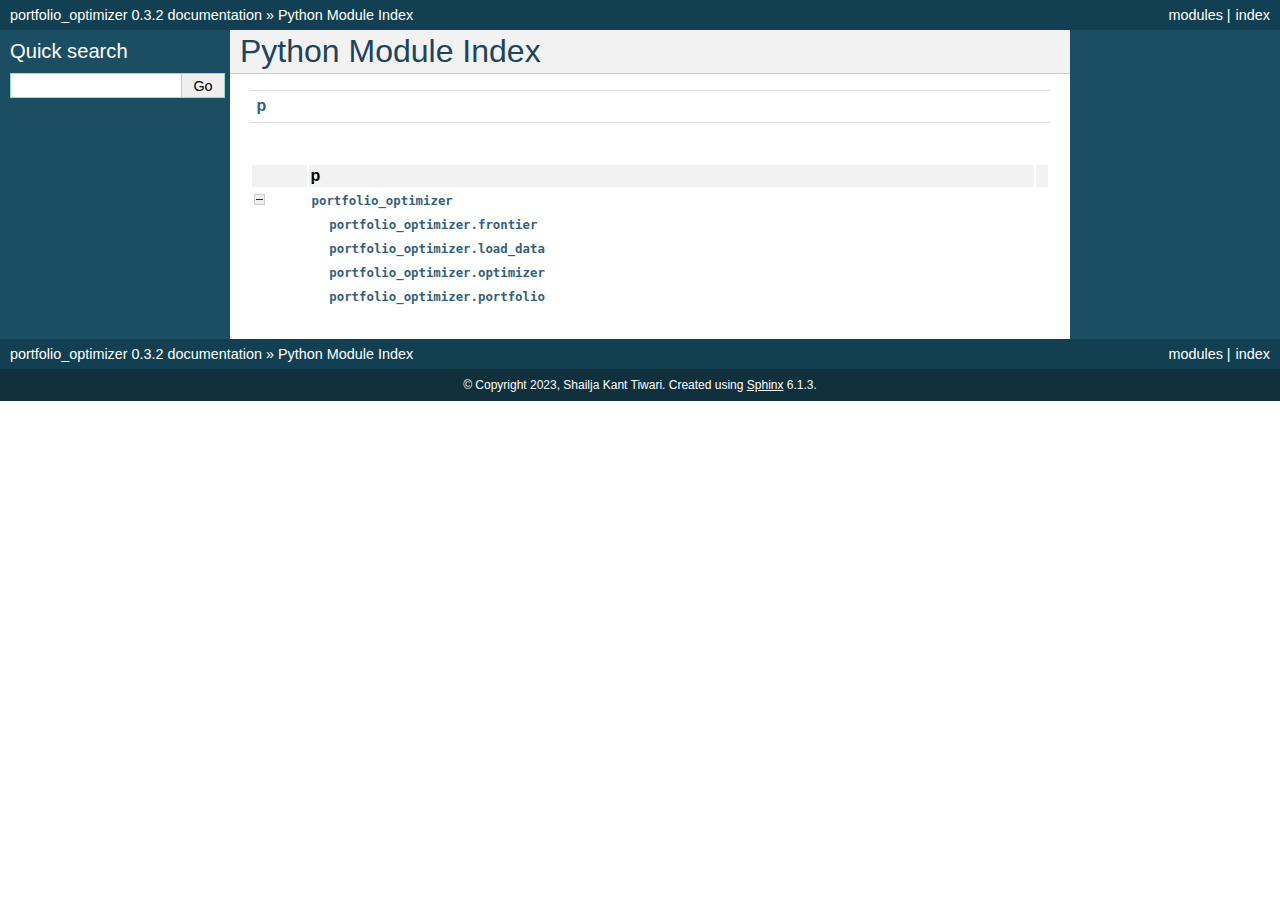
<file: Finance/portfolio_optimizer/docs/html/py-modindex.html>
<!DOCTYPE html>

<html lang="en">
  <head>
    <meta charset="utf-8" />
    <meta name="viewport" content="width=device-width, initial-scale=1.0" />
    <title>Python Module Index &#8212; portfolio_optimizer 0.3.2​ documentation</title>
    <link rel="stylesheet" type="text/css" href="_static/pygments.css" />
    <link rel="stylesheet" type="text/css" href="_static/classic.css" />
    
    <script data-url_root="./" id="documentation_options" src="_static/documentation_options.js"></script>
    <script src="_static/doctools.js"></script>
    <script src="_static/sphinx_highlight.js"></script>
    
    <link rel="index" title="Index" href="genindex.html" />
    <link rel="search" title="Search" href="search.html" />
 


  </head><body>
    <div class="related" role="navigation" aria-label="related navigation">
      <h3>Navigation</h3>
      <ul>
        <li class="right" style="margin-right: 10px">
          <a href="genindex.html" title="General Index"
             accesskey="I">index</a></li>
        <li class="right" >
          <a href="#" title="Python Module Index"
             >modules</a> |</li>
        <li class="nav-item nav-item-0"><a href="index.html">portfolio_optimizer 0.3.2​ documentation</a> &#187;</li>
        <li class="nav-item nav-item-this"><a href="">Python Module Index</a></li> 
      </ul>
    </div>  

    <div class="document">
      <div class="documentwrapper">
        <div class="bodywrapper">
          <div class="body" role="main">
            

   <h1>Python Module Index</h1>

   <div class="modindex-jumpbox">
   <a href="#cap-p"><strong>p</strong></a>
   </div>

   <table class="indextable modindextable">
     <tr class="pcap"><td></td><td>&#160;</td><td></td></tr>
     <tr class="cap" id="cap-p"><td></td><td>
       <strong>p</strong></td><td></td></tr>
     <tr>
       <td><img src="_static/minus.png" class="toggler"
              id="toggle-1" style="display: none" alt="-" /></td>
       <td>
       <a href="portfolio_optimizer.html#module-portfolio_optimizer"><code class="xref">portfolio_optimizer</code></a></td><td>
       <em></em></td></tr>
     <tr class="cg-1">
       <td></td>
       <td>&#160;&#160;&#160;
       <a href="portfolio_optimizer.html#module-portfolio_optimizer.frontier"><code class="xref">portfolio_optimizer.frontier</code></a></td><td>
       <em></em></td></tr>
     <tr class="cg-1">
       <td></td>
       <td>&#160;&#160;&#160;
       <a href="portfolio_optimizer.html#module-portfolio_optimizer.load_data"><code class="xref">portfolio_optimizer.load_data</code></a></td><td>
       <em></em></td></tr>
     <tr class="cg-1">
       <td></td>
       <td>&#160;&#160;&#160;
       <a href="portfolio_optimizer.html#module-portfolio_optimizer.optimizer"><code class="xref">portfolio_optimizer.optimizer</code></a></td><td>
       <em></em></td></tr>
     <tr class="cg-1">
       <td></td>
       <td>&#160;&#160;&#160;
       <a href="portfolio_optimizer.html#module-portfolio_optimizer.portfolio"><code class="xref">portfolio_optimizer.portfolio</code></a></td><td>
       <em></em></td></tr>
   </table>


            <div class="clearer"></div>
          </div>
        </div>
      </div>
      <div class="sphinxsidebar" role="navigation" aria-label="main navigation">
        <div class="sphinxsidebarwrapper">
<div id="searchbox" style="display: none" role="search">
  <h3 id="searchlabel">Quick search</h3>
    <div class="searchformwrapper">
    <form class="search" action="search.html" method="get">
      <input type="text" name="q" aria-labelledby="searchlabel" autocomplete="off" autocorrect="off" autocapitalize="off" spellcheck="false"/>
      <input type="submit" value="Go" />
    </form>
    </div>
</div>
<script>document.getElementById('searchbox').style.display = "block"</script>
        </div>
      </div>
      <div class="clearer"></div>
    </div>
    <div class="related" role="navigation" aria-label="related navigation">
      <h3>Navigation</h3>
      <ul>
        <li class="right" style="margin-right: 10px">
          <a href="genindex.html" title="General Index"
             >index</a></li>
        <li class="right" >
          <a href="#" title="Python Module Index"
             >modules</a> |</li>
        <li class="nav-item nav-item-0"><a href="index.html">portfolio_optimizer 0.3.2​ documentation</a> &#187;</li>
        <li class="nav-item nav-item-this"><a href="">Python Module Index</a></li> 
      </ul>
    </div>
    <div class="footer" role="contentinfo">
        &#169; Copyright 2023, Shailja Kant Tiwari.
      Created using <a href="https://www.sphinx-doc.org/">Sphinx</a> 6.1.3.
    </div>
  </body>
</html>
</file>
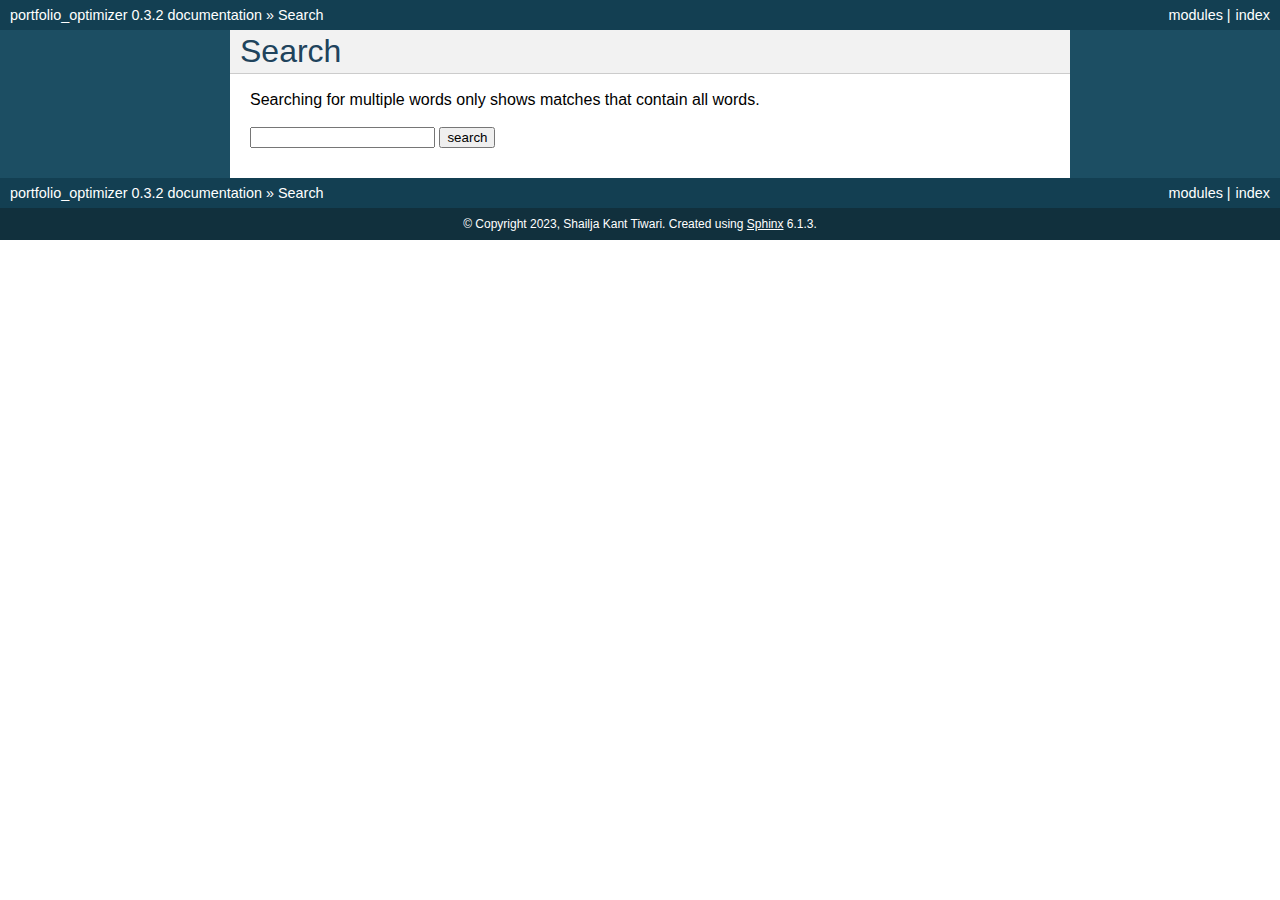
<file: Finance/portfolio_optimizer/docs/html/search.html>
<!DOCTYPE html>

<html lang="en">
  <head>
    <meta charset="utf-8" />
    <meta name="viewport" content="width=device-width, initial-scale=1.0" />
    <title>Search &#8212; portfolio_optimizer 0.3.2​ documentation</title>
    <link rel="stylesheet" type="text/css" href="_static/pygments.css" />
    <link rel="stylesheet" type="text/css" href="_static/classic.css" />
    
    
    <script data-url_root="./" id="documentation_options" src="_static/documentation_options.js"></script>
    <script src="_static/doctools.js"></script>
    <script src="_static/sphinx_highlight.js"></script>
    
    <script src="_static/searchtools.js"></script>
    <script src="_static/language_data.js"></script>
    <link rel="index" title="Index" href="genindex.html" />
    <link rel="search" title="Search" href="#" />
  <script src="searchindex.js" defer></script>
   

  </head><body>
    <div class="related" role="navigation" aria-label="related navigation">
      <h3>Navigation</h3>
      <ul>
        <li class="right" style="margin-right: 10px">
          <a href="genindex.html" title="General Index"
             accesskey="I">index</a></li>
        <li class="right" >
          <a href="py-modindex.html" title="Python Module Index"
             >modules</a> |</li>
        <li class="nav-item nav-item-0"><a href="index.html">portfolio_optimizer 0.3.2​ documentation</a> &#187;</li>
        <li class="nav-item nav-item-this"><a href="">Search</a></li> 
      </ul>
    </div>  

    <div class="document">
      <div class="documentwrapper">
        <div class="bodywrapper">
          <div class="body" role="main">
            
  <h1 id="search-documentation">Search</h1>
  
  <noscript>
  <div class="admonition warning">
  <p>
    Please activate JavaScript to enable the search
    functionality.
  </p>
  </div>
  </noscript>
  
  
  <p>
    Searching for multiple words only shows matches that contain
    all words.
  </p>
  
  
  <form action="" method="get">
    <input type="text" name="q" aria-labelledby="search-documentation" value="" autocomplete="off" autocorrect="off" autocapitalize="off" spellcheck="false"/>
    <input type="submit" value="search" />
    <span id="search-progress" style="padding-left: 10px"></span>
  </form>
  
  
  
  <div id="search-results">
  
  </div>
  

            <div class="clearer"></div>
          </div>
        </div>
      </div>
      <div class="sphinxsidebar" role="navigation" aria-label="main navigation">
        <div class="sphinxsidebarwrapper">
        </div>
      </div>
      <div class="clearer"></div>
    </div>
    <div class="related" role="navigation" aria-label="related navigation">
      <h3>Navigation</h3>
      <ul>
        <li class="right" style="margin-right: 10px">
          <a href="genindex.html" title="General Index"
             >index</a></li>
        <li class="right" >
          <a href="py-modindex.html" title="Python Module Index"
             >modules</a> |</li>
        <li class="nav-item nav-item-0"><a href="index.html">portfolio_optimizer 0.3.2​ documentation</a> &#187;</li>
        <li class="nav-item nav-item-this"><a href="">Search</a></li> 
      </ul>
    </div>
    <div class="footer" role="contentinfo">
        &#169; Copyright 2023, Shailja Kant Tiwari.
      Created using <a href="https://www.sphinx-doc.org/">Sphinx</a> 6.1.3.
    </div>
  </body>
</html>
</file>
<file: Finance/portfolio_optimizer/docs/html/_static/pygments.css>
pre { line-height: 125%; }
td.linenos .normal { color: inherit; background-color: transparent; padding-left: 5px; padding-right: 5px; }
span.linenos { color: inherit; background-color: transparent; padding-left: 5px; padding-right: 5px; }
td.linenos .special { color: #000000; background-color: #ffffc0; padding-left: 5px; padding-right: 5px; }
span.linenos.special { color: #000000; background-color: #ffffc0; padding-left: 5px; padding-right: 5px; }
.highlight .hll { background-color: #ffffcc }
.highlight { background: #eeffcc; }
.highlight .c { color: #408090; font-style: italic } /* Comment */
.highlight .err { border: 1px solid #FF0000 } /* Error */
.highlight .k { color: #007020; font-weight: bold } /* Keyword */
.highlight .o { color: #666666 } /* Operator */
.highlight .ch { color: #408090; font-style: italic } /* Comment.Hashbang */
.highlight .cm { color: #408090; font-style: italic } /* Comment.Multiline */
.highlight .cp { color: #007020 } /* Comment.Preproc */
.highlight .cpf { color: #408090; font-style: italic } /* Comment.PreprocFile */
.highlight .c1 { color: #408090; font-style: italic } /* Comment.Single */
.highlight .cs { color: #408090; background-color: #fff0f0 } /* Comment.Special */
.highlight .gd { color: #A00000 } /* Generic.Deleted */
.highlight .ge { font-style: italic } /* Generic.Emph */
.highlight .gr { color: #FF0000 } /* Generic.Error */
.highlight .gh { color: #000080; font-weight: bold } /* Generic.Heading */
.highlight .gi { color: #00A000 } /* Generic.Inserted */
.highlight .go { color: #333333 } /* Generic.Output */
.highlight .gp { color: #c65d09; font-weight: bold } /* Generic.Prompt */
.highlight .gs { font-weight: bold } /* Generic.Strong */
.highlight .gu { color: #800080; font-weight: bold } /* Generic.Subheading */
.highlight .gt { color: #0044DD } /* Generic.Traceback */
.highlight .kc { color: #007020; font-weight: bold } /* Keyword.Constant */
.highlight .kd { color: #007020; font-weight: bold } /* Keyword.Declaration */
.highlight .kn { color: #007020; font-weight: bold } /* Keyword.Namespace */
.highlight .kp { color: #007020 } /* Keyword.Pseudo */
.highlight .kr { color: #007020; font-weight: bold } /* Keyword.Reserved */
.highlight .kt { color: #902000 } /* Keyword.Type */
.highlight .m { color: #208050 } /* Literal.Number */
.highlight .s { color: #4070a0 } /* Literal.String */
.highlight .na { color: #4070a0 } /* Name.Attribute */
.highlight .nb { color: #007020 } /* Name.Builtin */
.highlight .nc { color: #0e84b5; font-weight: bold } /* Name.Class */
.highlight .no { color: #60add5 } /* Name.Constant */
.highlight .nd { color: #555555; font-weight: bold } /* Name.Decorator */
.highlight .ni { color: #d55537; font-weight: bold } /* Name.Entity */
.highlight .ne { color: #007020 } /* Name.Exception */
.highlight .nf { color: #06287e } /* Name.Function */
.highlight .nl { color: #002070; font-weight: bold } /* Name.Label */
.highlight .nn { color: #0e84b5; font-weight: bold } /* Name.Namespace */
.highlight .nt { color: #062873; font-weight: bold } /* Name.Tag */
.highlight .nv { color: #bb60d5 } /* Name.Variable */
.highlight .ow { color: #007020; font-weight: bold } /* Operator.Word */
.highlight .w { color: #bbbbbb } /* Text.Whitespace */
.highlight .mb { color: #208050 } /* Literal.Number.Bin */
.highlight .mf { color: #208050 } /* Literal.Number.Float */
.highlight .mh { color: #208050 } /* Literal.Number.Hex */
.highlight .mi { color: #208050 } /* Literal.Number.Integer */
.highlight .mo { color: #208050 } /* Literal.Number.Oct */
.highlight .sa { color: #4070a0 } /* Literal.String.Affix */
.highlight .sb { color: #4070a0 } /* Literal.String.Backtick */
.highlight .sc { color: #4070a0 } /* Literal.String.Char */
.highlight .dl { color: #4070a0 } /* Literal.String.Delimiter */
.highlight .sd { color: #4070a0; font-style: italic } /* Literal.String.Doc */
.highlight .s2 { color: #4070a0 } /* Literal.String.Double */
.highlight .se { color: #4070a0; font-weight: bold } /* Literal.String.Escape */
.highlight .sh { color: #4070a0 } /* Literal.String.Heredoc */
.highlight .si { color: #70a0d0; font-style: italic } /* Literal.String.Interpol */
.highlight .sx { color: #c65d09 } /* Literal.String.Other */
.highlight .sr { color: #235388 } /* Literal.String.Regex */
.highlight .s1 { color: #4070a0 } /* Literal.String.Single */
.highlight .ss { color: #517918 } /* Literal.String.Symbol */
.highlight .bp { color: #007020 } /* Name.Builtin.Pseudo */
.highlight .fm { color: #06287e } /* Name.Function.Magic */
.highlight .vc { color: #bb60d5 } /* Name.Variable.Class */
.highlight .vg { color: #bb60d5 } /* Name.Variable.Global */
.highlight .vi { color: #bb60d5 } /* Name.Variable.Instance */
.highlight .vm { color: #bb60d5 } /* Name.Variable.Magic */
.highlight .il { color: #208050 } /* Literal.Number.Integer.Long */
</file>
<file: Finance/portfolio_optimizer/docs/html/_static/classic.css>
/*
 * classic.css_t
 * ~~~~~~~~~~~~~
 *
 * Sphinx stylesheet -- classic theme.
 *
 * :copyright: Copyright 2007-2023 by the Sphinx team, see AUTHORS.
 * :license: BSD, see LICENSE for details.
 *
 */

@import url("basic.css");

/* -- page layout ----------------------------------------------------------- */

html {
    /* CSS hack for macOS's scrollbar (see #1125) */
    background-color: #FFFFFF;
}

body {
    font-family: sans-serif;
    font-size: 100%;
    background-color: #11303d;
    color: #000;
    margin: 0;
    padding: 0;
}

div.document {
    display: flex;
    background-color: #1c4e63;
}

div.documentwrapper {
    float: left;
    width: 100%;
}

div.bodywrapper {
    margin: 0 0 0 230px;
}

div.body {
    background-color: #ffffff;
    color: #000000;
    padding: 0 20px 30px 20px;
}

div.footer {
    color: #ffffff;
    width: 100%;
    padding: 9px 0 9px 0;
    text-align: center;
    font-size: 75%;
}

div.footer a {
    color: #ffffff;
    text-decoration: underline;
}

div.related {
    background-color: #133f52;
    line-height: 30px;
    color: #ffffff;
}

div.related a {
    color: #ffffff;
}

div.sphinxsidebar {
}

div.sphinxsidebar h3 {
    font-family: 'Trebuchet MS', sans-serif;
    color: #ffffff;
    font-size: 1.4em;
    font-weight: normal;
    margin: 0;
    padding: 0;
}

div.sphinxsidebar h3 a {
    color: #ffffff;
}

div.sphinxsidebar h4 {
    font-family: 'Trebuchet MS', sans-serif;
    color: #ffffff;
    font-size: 1.3em;
    font-weight: normal;
    margin: 5px 0 0 0;
    padding: 0;
}

div.sphinxsidebar p {
    color: #ffffff;
}

div.sphinxsidebar p.topless {
    margin: 5px 10px 10px 10px;
}

div.sphinxsidebar ul {
    margin: 10px;
    padding: 0;
    color: #ffffff;
}

div.sphinxsidebar a {
    color: #98dbcc;
}

div.sphinxsidebar input {
    border: 1px solid #98dbcc;
    font-family: sans-serif;
    font-size: 1em;
}



/* -- hyperlink styles ------------------------------------------------------ */

a {
    color: #355f7c;
    text-decoration: none;
}

a:visited {
    color: #355f7c;
    text-decoration: none;
}

a:hover {
    text-decoration: underline;
}



/* -- body styles ----------------------------------------------------------- */

div.body h1,
div.body h2,
div.body h3,
div.body h4,
div.body h5,
div.body h6 {
    font-family: 'Trebuchet MS', sans-serif;
    background-color: #f2f2f2;
    font-weight: normal;
    color: #20435c;
    border-bottom: 1px solid #ccc;
    margin: 20px -20px 10px -20px;
    padding: 3px 0 3px 10px;
}

div.body h1 { margin-top: 0; font-size: 200%; }
div.body h2 { font-size: 160%; }
div.body h3 { font-size: 140%; }
div.body h4 { font-size: 120%; }
div.body h5 { font-size: 110%; }
div.body h6 { font-size: 100%; }

a.headerlink {
    color: #c60f0f;
    font-size: 0.8em;
    padding: 0 4px 0 4px;
    text-decoration: none;
}

a.headerlink:hover {
    background-color: #c60f0f;
    color: white;
}

div.body p, div.body dd, div.body li, div.body blockquote {
    text-align: justify;
    line-height: 130%;
}

div.admonition p.admonition-title + p {
    display: inline;
}

div.admonition p {
    margin-bottom: 5px;
}

div.admonition pre {
    margin-bottom: 5px;
}

div.admonition ul, div.admonition ol {
    margin-bottom: 5px;
}

div.note {
    background-color: #eee;
    border: 1px solid #ccc;
}

div.seealso {
    background-color: #ffc;
    border: 1px solid #ff6;
}

nav.contents,
aside.topic,
div.topic {
    background-color: #eee;
}

div.warning {
    background-color: #ffe4e4;
    border: 1px solid #f66;
}

p.admonition-title {
    display: inline;
}

p.admonition-title:after {
    content: ":";
}

pre {
    padding: 5px;
    background-color: unset;
    color: unset;
    line-height: 120%;
    border: 1px solid #ac9;
    border-left: none;
    border-right: none;
}

code {
    background-color: #ecf0f3;
    padding: 0 1px 0 1px;
    font-size: 0.95em;
}

th, dl.field-list > dt {
    background-color: #ede;
}

.warning code {
    background: #efc2c2;
}

.note code {
    background: #d6d6d6;
}

.viewcode-back {
    font-family: sans-serif;
}

div.viewcode-block:target {
    background-color: #f4debf;
    border-top: 1px solid #ac9;
    border-bottom: 1px solid #ac9;
}

div.code-block-caption {
    color: #efefef;
    background-color: #1c4e63;
}
</file>
